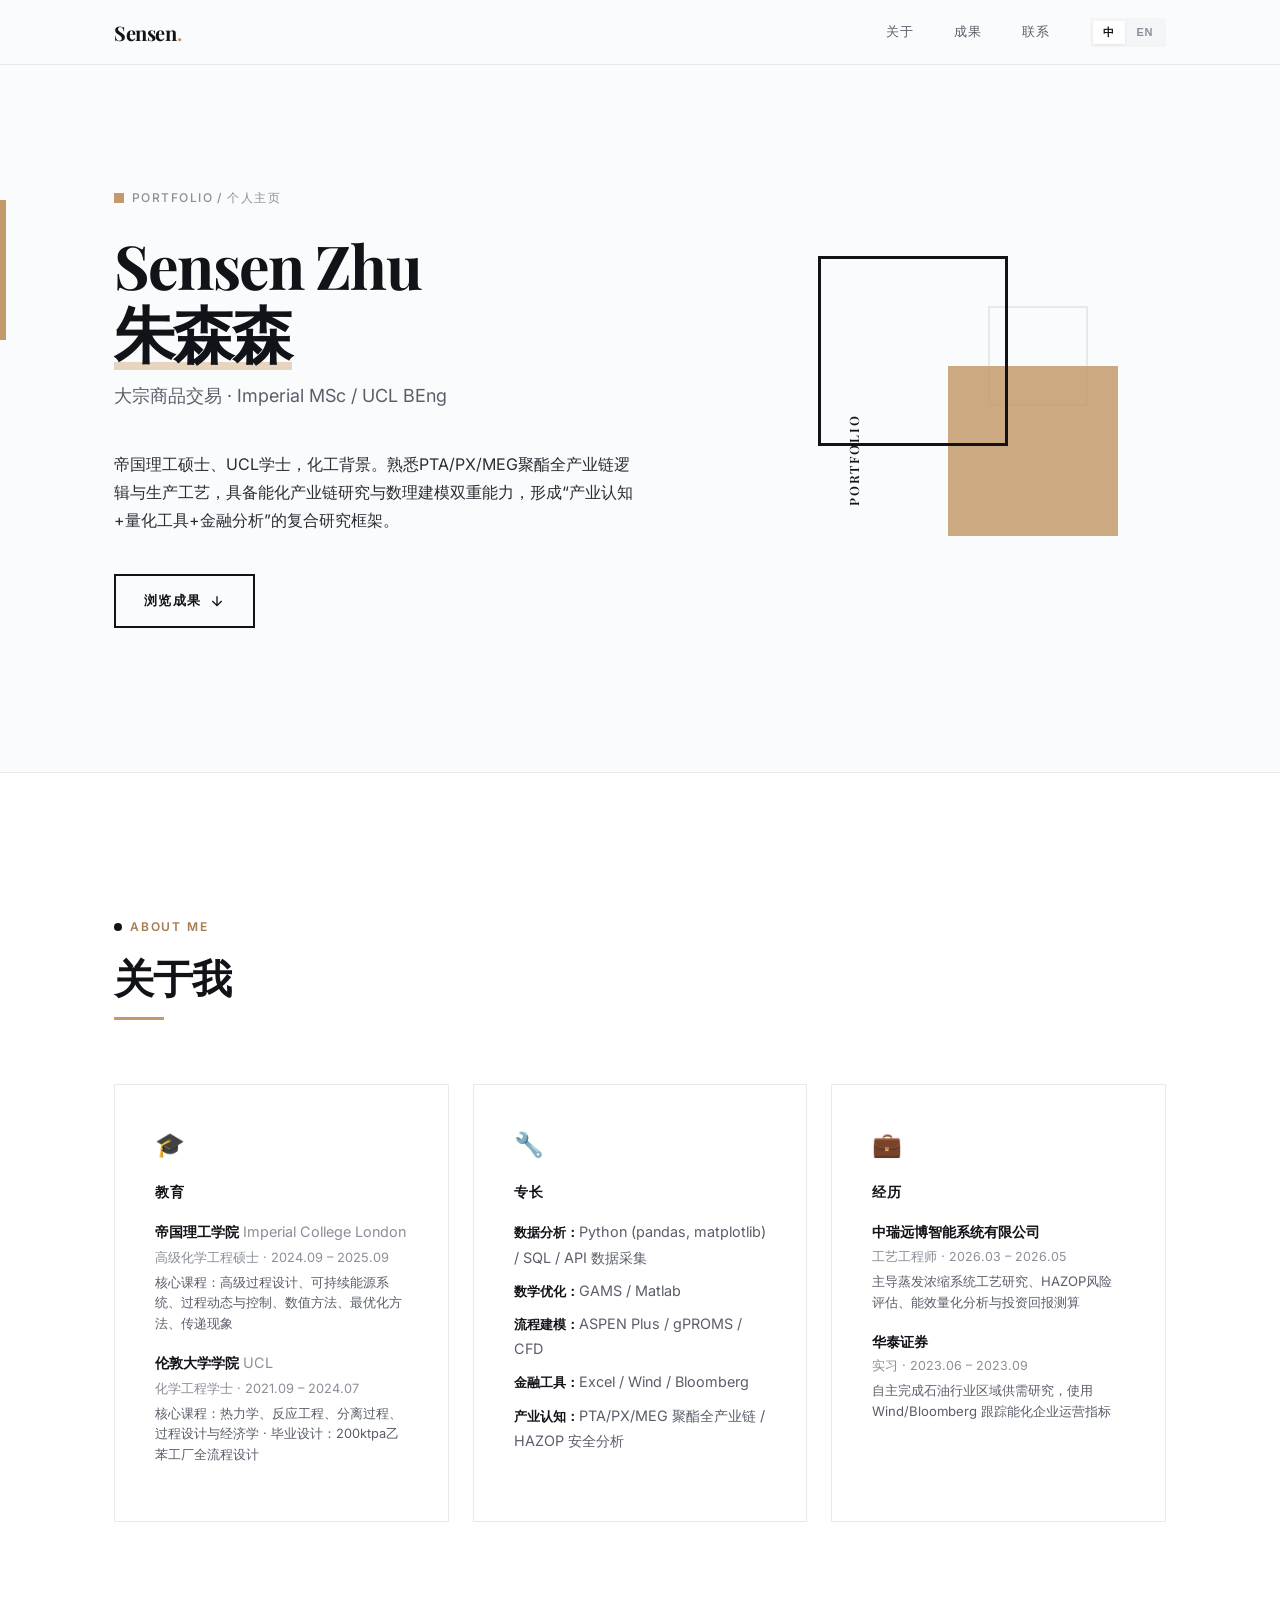
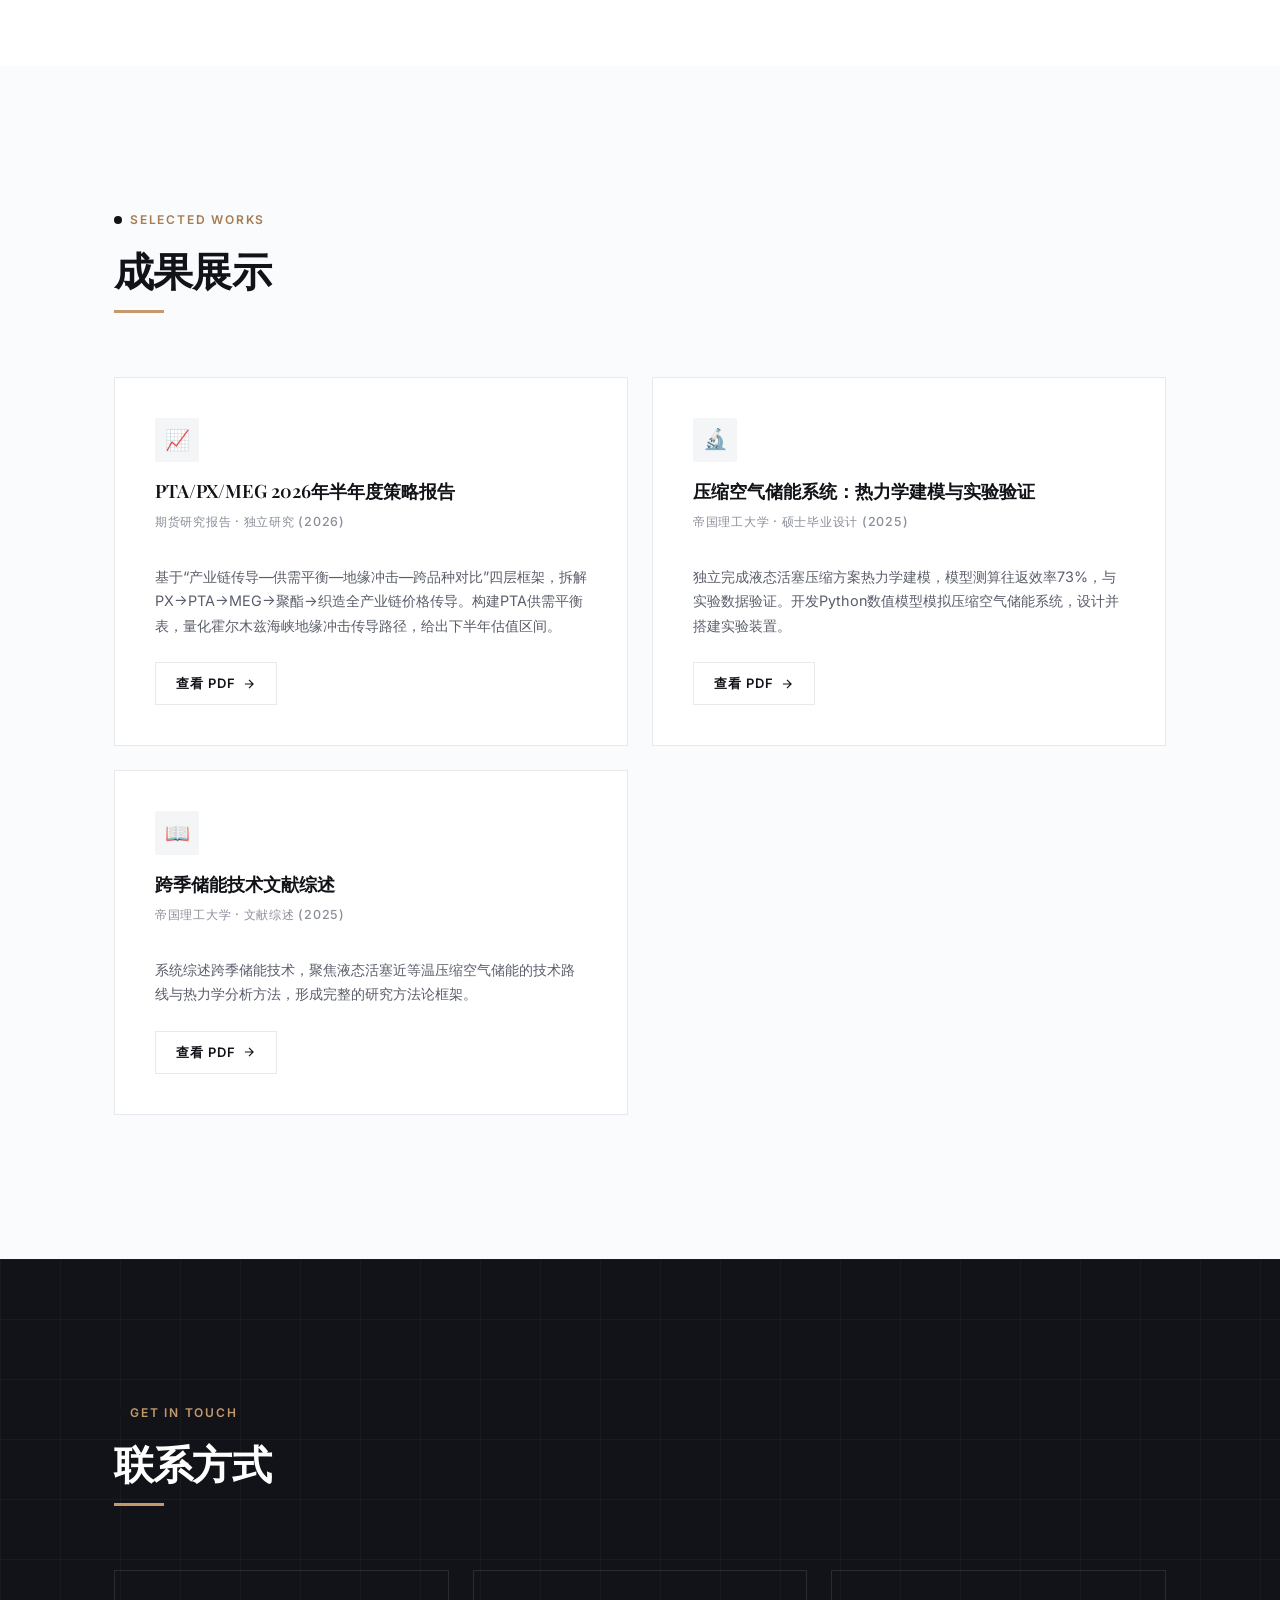
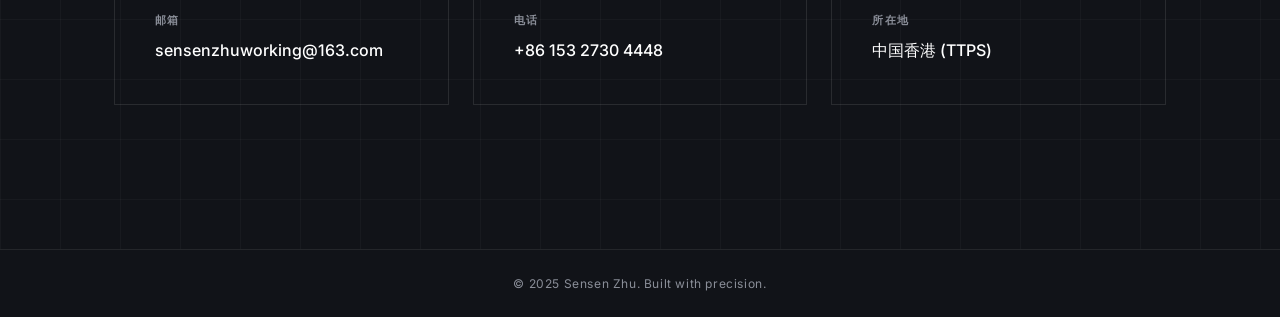
<file: index-2-fix.html>
<!DOCTYPE html>
<html lang="zh-CN">
<head>
  <meta charset="UTF-8">
  <meta name="viewport" content="width=device-width, initial-scale=1.0">
  <title>Sensen Zhu — Personal Portfolio</title>
  <link rel="preconnect" href="https://fonts.googleapis.com">
  <link href="https://fonts.googleapis.com/css2?family=Inter:wght@300;400;500;600;700&family=Playfair+Display:wght@600;700&display=swap" rel="stylesheet">
  <style>
    /* ============================================
       BAUHAUS DESIGN SYSTEM
       ============================================ */
    :root {
      --ink:        #111318;
      --ink-soft:   #2a2d35;
      --ink-muted:  #5a5e6a;
      --stone:      #8a8e98;
      --mist:       #e8e9ec;
      --cloud:      #f4f5f7;
      --paper:      #fafbfc;
      --white:      #ffffff;
      --accent:     #c49a6c;
      --accent-dark:#a67c52;
      --accent-light:#e8d5c0;
      --success:    #4a7c59;

      --font-body:  'Inter', -apple-system, BlinkMacSystemFont, sans-serif;
      --font-display: 'Playfair Display', Georgia, serif;

      --space-xs:   0.5rem;
      --space-sm:   1rem;
      --space-md:   1.5rem;
      --space-lg:   2.5rem;
      --space-xl:   4rem;
      --space-2xl:  6rem;
      --space-3xl:  9rem;

      --radius:     2px;
      --radius-sm:  1px;
      --max-width:  1100px;
    }

    * { margin: 0; padding: 0; box-sizing: border-box; }

    html {
      scroll-behavior: smooth;
      font-size: 16px;
    }

    body {
      font-family: var(--font-body);
      background: var(--paper);
      color: var(--ink);
      line-height: 1.65;
      -webkit-font-smoothing: antialiased;
      overflow-x: hidden;
    }

    ::selection {
      background: var(--accent-light);
      color: var(--ink);
    }

    .geo-square {
      width: 10px; height: 10px;
      background: var(--accent);
      display: inline-block;
    }
    .geo-circle {
      width: 8px; height: 8px;
      border-radius: 50%;
      background: var(--ink);
      display: inline-block;
    }

    .container {
      max-width: var(--max-width);
      margin: 0 auto;
      padding: 0 var(--space-md);
    }

    /* ============================================
       HEADER / NAV
       ============================================ */
    header {
      position: fixed;
      top: 0; left: 0; right: 0;
      z-index: 1000;
      background: rgba(250, 251, 252, 0.92);
      backdrop-filter: blur(12px);
      -webkit-backdrop-filter: blur(12px);
      border-bottom: 1px solid var(--mist);
      transition: all 0.3s ease;
    }

    .nav-inner {
      display: flex;
      align-items: center;
      justify-content: space-between;
      height: 64px;
    }

    .nav-logo {
      font-family: var(--font-display);
      font-size: 1.25rem;
      font-weight: 700;
      color: var(--ink);
      text-decoration: none;
      letter-spacing: -0.02em;
    }
    .nav-logo span { color: var(--accent); }

    .nav-links {
      display: flex;
      align-items: center;
      gap: var(--space-lg);
    }

    .nav-link {
      font-size: 0.8125rem;
      font-weight: 500;
      color: var(--ink-muted);
      text-decoration: none;
      text-transform: uppercase;
      letter-spacing: 0.08em;
      transition: color 0.2s;
      position: relative;
    }
    .nav-link:hover { color: var(--ink); }
    .nav-link::after {
      content: '';
      position: absolute;
      bottom: -4px; left: 0;
      width: 0; height: 2px;
      background: var(--accent);
      transition: width 0.25s ease;
    }
    .nav-link:hover::after { width: 100%; }

    .lang-toggle {
      display: flex;
      gap: 2px;
      background: var(--cloud);
      padding: 3px;
      border-radius: var(--radius);
    }
    .lang-btn {
      font-size: 0.6875rem;
      font-weight: 600;
      padding: 4px 10px;
      border: none;
      background: transparent;
      color: var(--stone);
      cursor: pointer;
      text-transform: uppercase;
      letter-spacing: 0.05em;
      transition: all 0.2s;
      border-radius: var(--radius-sm);
    }
    .lang-btn.active {
      background: var(--white);
      color: var(--ink);
      box-shadow: 0 1px 3px rgba(0,0,0,0.08);
    }

    /* ============================================
       HERO
       ============================================ */
    .hero {
      padding: calc(var(--space-3xl) + 40px) 0 var(--space-3xl);
      position: relative;
      overflow: hidden;
    }
    .hero-accent-bar {
      position: absolute;
      left: 0; top: 200px;
      width: 6px; height: 140px;
      background: var(--accent);
    }
    .hero-inner {
      display: grid;
      grid-template-columns: 1.2fr 0.8fr;
      gap: var(--space-xl);
      align-items: center;
    }
    .hero-left { position: relative; z-index: 2; }
    .hero-tag {
      display: inline-flex;
      align-items: center;
      gap: var(--space-xs);
      font-size: 0.75rem;
      font-weight: 500;
      color: var(--stone);
      text-transform: uppercase;
      letter-spacing: 0.12em;
      margin-bottom: var(--space-md);
    }
    .hero-name {
      font-family: var(--font-display);
      font-size: clamp(2.5rem, 5vw, 3.8rem);
      font-weight: 700;
      line-height: 1.1;
      color: var(--ink);
      margin-bottom: var(--space-sm);
      letter-spacing: -0.03em;
    }
    .hero-name .accent-underline {
      position: relative;
      display: inline-block;
    }
    .hero-name .accent-underline::after {
      content: '';
      position: absolute;
      bottom: 2px; left: 0;
      width: 100%; height: 8px;
      background: var(--accent-light);
      z-index: -1;
    }
    .hero-name .name-cn {
      display: inline;
    }
    .hero-name .name-cn.hidden {
      display: none;
    }
    .hero-subtitle {
      font-size: 1.125rem;
      font-weight: 400;
      color: var(--ink-muted);
      margin-bottom: var(--space-lg);
      line-height: 1.6;
    }
    .hero-desc {
      font-size: 1rem;
      color: var(--ink-soft);
      max-width: 520px;
      margin-bottom: var(--space-lg);
      line-height: 1.75;
    }
    .hero-cta {
      display: inline-flex;
      align-items: center;
      gap: var(--space-xs);
      font-size: 0.8125rem;
      font-weight: 600;
      color: var(--ink);
      text-decoration: none;
      text-transform: uppercase;
      letter-spacing: 0.1em;
      padding: 14px 28px;
      border: 2px solid var(--ink);
      transition: all 0.25s ease;
    }
    .hero-cta:hover {
      background: var(--ink);
      color: var(--white);
    }
    .hero-cta svg {
      width: 16px; height: 16px;
      transition: transform 0.25s;
    }
    .hero-cta:hover svg { transform: translateY(3px); }

    .hero-right {
      position: relative;
      display: flex;
      justify-content: center;
      align-items: center;
    }
    .hero-visual {
      position: relative;
      width: 300px; height: 300px;
    }
    .hero-visual .geo-box-1 {
      position: absolute;
      top: 0; left: 0;
      width: 190px; height: 190px;
      border: 3px solid var(--ink);
      z-index: 2;
    }
    .hero-visual .geo-box-2 {
      position: absolute;
      bottom: 20px; right: 0;
      width: 170px; height: 170px;
      background: var(--accent);
      opacity: 0.85;
      z-index: 1;
    }
    .hero-visual .geo-box-3 {
      position: absolute;
      top: 50px; right: 30px;
      width: 100px; height: 100px;
      border: 2px solid var(--mist);
      z-index: 0;
    }
    .hero-visual .geo-text {
      position: absolute;
      bottom: 50px; left: 25px;
      font-family: var(--font-display);
      font-size: 0.8rem;
      font-weight: 600;
      color: var(--ink);
      text-transform: uppercase;
      letter-spacing: 0.15em;
      z-index: 3;
      writing-mode: vertical-rl;
      transform: rotate(180deg);
    }

    /* ============================================
       SECTION HEADERS
       ============================================ */
    .section-header { margin-bottom: var(--space-xl); }
    .section-label {
      display: flex;
      align-items: center;
      gap: var(--space-xs);
      font-size: 0.75rem;
      font-weight: 600;
      color: var(--accent-dark);
      text-transform: uppercase;
      letter-spacing: 0.15em;
      margin-bottom: var(--space-sm);
    }
    .section-title {
      font-family: var(--font-display);
      font-size: clamp(1.75rem, 3.5vw, 2.5rem);
      font-weight: 700;
      color: var(--ink);
      line-height: 1.2;
      letter-spacing: -0.02em;
    }
    .section-line {
      width: 50px; height: 3px;
      background: var(--accent);
      margin-top: var(--space-sm);
    }

    /* ============================================
       ABOUT SECTION
       ============================================ */
    .about {
      padding: var(--space-3xl) 0;
      background: var(--white);
      border-top: 1px solid var(--mist);
    }
    .about-grid {
      display: grid;
      grid-template-columns: repeat(3, 1fr);
      gap: var(--space-md);
    }
    .about-card {
      padding: var(--space-lg);
      border: 1px solid var(--mist);
      transition: all 0.3s ease;
      position: relative;
      background: var(--white);
    }
    .about-card::before {
      content: '';
      position: absolute;
      top: 0; left: 0;
      width: 4px; height: 0;
      background: var(--accent);
      transition: height 0.3s ease;
    }
    .about-card:hover::before { height: 100%; }
    .about-card:hover {
      border-color: var(--stone);
      box-shadow: 0 8px 30px rgba(0,0,0,0.06);
    }
    .about-card-icon {
      font-size: 1.5rem;
      margin-bottom: var(--space-sm);
      display: block;
    }
    .about-card-title {
      font-size: 0.875rem;
      font-weight: 600;
      color: var(--ink);
      text-transform: uppercase;
      letter-spacing: 0.08em;
      margin-bottom: var(--space-sm);
    }
    .about-card-content {
      font-size: 0.9rem;
      color: var(--ink-soft);
      line-height: 1.75;
    }
    .about-card-content .edu-item {
      margin-bottom: var(--space-sm);
    }
    .about-card-content .edu-school {
      font-weight: 600;
      color: var(--ink);
    }
    .about-card-content .edu-en {
      color: var(--stone);
      font-weight: 400;
    }
    .about-card-content .edu-meta {
      font-size: 0.8rem;
      color: var(--stone);
      margin-top: 2px;
    }
    .about-card-content .edu-courses {
      font-size: 0.8rem;
      color: var(--ink-muted);
      margin-top: 4px;
      line-height: 1.6;
    }
    .about-card-content .skill-group {
      margin-bottom: var(--space-xs);
    }
    .about-card-content .skill-label {
      font-weight: 600;
      color: var(--ink);
      font-size: 0.82rem;
    }
    .about-card-content .skill-items {
      color: var(--ink-muted);
    }
    .about-card-content .exp-item {
      margin-bottom: var(--space-sm);
    }
    .about-card-content .exp-company {
      font-weight: 600;
      color: var(--ink);
    }
    .about-card-content .exp-role {
      color: var(--stone);
      font-size: 0.82rem;
    }
    .about-card-content .exp-date {
      font-size: 0.78rem;
      color: var(--stone);
    }
    .about-card-content .exp-desc {
      font-size: 0.82rem;
      color: var(--ink-muted);
      margin-top: 3px;
      line-height: 1.6;
    }

    /* ============================================
       WORKS SECTION
       ============================================ */
    .works {
      padding: var(--space-3xl) 0;
      background: var(--paper);
    }
    .works-grid {
      display: grid;
      grid-template-columns: repeat(2, 1fr);
      gap: var(--space-md);
    }
    .work-card {
      display: flex;
      flex-direction: column;
      border: 1px solid var(--mist);
      background: var(--white);
      transition: all 0.3s ease;
      position: relative;
      overflow: hidden;
    }
    .work-card::after {
      content: '';
      position: absolute;
      bottom: 0; left: 0;
      width: 0; height: 3px;
      background: var(--accent);
      transition: width 0.4s ease;
    }
    .work-card:hover::after { width: 100%; }
    .work-card:hover {
      box-shadow: 0 12px 40px rgba(0,0,0,0.08);
      transform: translateY(-2px);
    }
    .work-card-header {
      padding: var(--space-lg) var(--space-lg) var(--space-sm);
    }
    .work-card-icon {
      width: 44px; height: 44px;
      display: flex;
      align-items: center;
      justify-content: center;
      background: var(--cloud);
      border-radius: var(--radius);
      font-size: 1.25rem;
      margin-bottom: var(--space-sm);
    }
    .work-card-title {
      font-family: var(--font-display);
      font-size: 1.15rem;
      font-weight: 600;
      color: var(--ink);
      line-height: 1.4;
      margin-bottom: var(--space-xs);
    }
    .work-card-meta {
      font-size: 0.78rem;
      font-weight: 500;
      color: var(--stone);
      text-transform: uppercase;
      letter-spacing: 0.06em;
      margin-bottom: var(--space-sm);
    }
    .work-card-desc {
      font-size: 0.9rem;
      color: var(--ink-muted);
      line-height: 1.7;
      padding: 0 var(--space-lg);
      flex: 1;
    }
    .work-card-footer {
      padding: var(--space-md) var(--space-lg) var(--space-lg);
    }
    .work-card-link {
      display: inline-flex;
      align-items: center;
      gap: 6px;
      font-size: 0.8125rem;
      font-weight: 600;
      color: var(--ink);
      text-decoration: none;
      text-transform: uppercase;
      letter-spacing: 0.08em;
      padding: 10px 20px;
      border: 1.5px solid var(--mist);
      transition: all 0.25s ease;
    }
    .work-card-link:hover {
      background: var(--ink);
      color: var(--white);
      border-color: var(--ink);
    }
    .work-card-link svg {
      width: 14px; height: 14px;
      transition: transform 0.2s;
    }
    .work-card-link:hover svg { transform: translateX(3px); }

    /* ============================================
       CONTACT
       ============================================ */
    .contact {
      padding: var(--space-3xl) 0;
      background: var(--ink);
      color: var(--white);
      position: relative;
      overflow: hidden;
    }
    .contact-grid-bg {
      position: absolute;
      top: 0; left: 0; right: 0; bottom: 0;
      background-image:
        linear-gradient(rgba(255,255,255,0.03) 1px, transparent 1px),
        linear-gradient(90deg, rgba(255,255,255,0.03) 1px, transparent 1px);
      background-size: 60px 60px;
      pointer-events: none;
    }
    .contact-inner { position: relative; z-index: 2; }
    .contact .section-label { color: var(--accent); }
    .contact .section-title { color: var(--white); }
    .contact .section-line { background: var(--accent); }
    .contact-grid {
      display: grid;
      grid-template-columns: repeat(3, 1fr);
      gap: var(--space-md);
      margin-top: var(--space-xl);
    }
    .contact-item {
      padding: var(--space-lg);
      border: 1px solid rgba(255,255,255,0.1);
      transition: all 0.25s ease;
    }
    .contact-item:hover {
      border-color: rgba(255,255,255,0.25);
      background: rgba(255,255,255,0.03);
    }
    .contact-item-label {
      font-size: 0.6875rem;
      font-weight: 600;
      color: var(--stone);
      text-transform: uppercase;
      letter-spacing: 0.12em;
      margin-bottom: var(--space-xs);
    }
    .contact-item-value {
      font-size: 1rem;
      font-weight: 500;
      color: var(--white);
      text-decoration: none;
      transition: color 0.2s;
      word-break: break-all;
    }
    .contact-item-value:hover { color: var(--accent); }

    /* ============================================
       FOOTER
       ============================================ */
    footer {
      padding: var(--space-md) 0;
      background: var(--ink);
      border-top: 1px solid rgba(255,255,255,0.08);
      text-align: center;
    }
    .footer-text {
      font-size: 0.75rem;
      color: var(--stone);
      letter-spacing: 0.05em;
    }

    /* ============================================
       MODE BAR
       ============================================ */
    .mode-bar {
      background: var(--cloud);
      border-bottom: 1px solid var(--mist);
      padding: var(--space-xs) 0;
    }
    .mode-bar-inner {
      display: flex;
      align-items: center;
      justify-content: center;
      gap: var(--space-sm);
      flex-wrap: wrap;
    }
    .mode-bar-label {
      font-size: 0.6875rem;
      font-weight: 500;
      color: var(--stone);
      text-transform: uppercase;
      letter-spacing: 0.08em;
    }
    .mode-chip {
      font-size: 0.75rem;
      font-weight: 500;
      padding: 5px 14px;
      text-decoration: none;
      color: var(--ink-muted);
      border: 1px solid var(--mist);
      transition: all 0.2s;
      text-transform: uppercase;
      letter-spacing: 0.05em;
    }
    .mode-chip:hover {
      border-color: var(--stone);
      color: var(--ink);
    }
    .mode-chip.active {
      background: var(--ink);
      color: var(--white);
      border-color: var(--ink);
    }

    /* ============================================
       ANIMATIONS
       ============================================ */
    @keyframes fadeInUp {
      from { opacity: 0; transform: translateY(30px); }
      to   { opacity: 1; transform: translateY(0); }
    }
    .animate {
      opacity: 0;
      animation: fadeInUp 0.7s ease forwards;
    }
    .delay-1 { animation-delay: 0.1s; }
    .delay-2 { animation-delay: 0.2s; }
    .delay-3 { animation-delay: 0.3s; }
    .delay-4 { animation-delay: 0.4s; }

    /* ============================================
       RESPONSIVE
       ============================================ */
    @media (max-width: 900px) {
      .hero-inner { grid-template-columns: 1fr; text-align: center; }
      .hero-left { order: 2; }
      .hero-right { order: 1; }
      .hero-desc { margin: 0 auto var(--space-lg); }
      .hero-accent-bar { display: none; }
      .hero-visual { width: 260px; height: 260px; }
      .about-grid { grid-template-columns: 1fr; }
      .works-grid { grid-template-columns: 1fr; }
      .contact-grid { grid-template-columns: 1fr; }
    }
    @media (max-width: 640px) {
      .nav-links { gap: var(--space-sm); }
      .nav-link { font-size: 0.6875rem; }
      .hero { padding-top: calc(var(--space-2xl) + 40px); }
      .hero-name { font-size: 2.25rem; }
      .hero-visual { display: none; }
    }
  </style>
</head>
<body>

  <!-- ========== NAV ========== -->
  <header>
    <div class="container">
      <div class="nav-inner">
        <a href="#" class="nav-logo">Sensen<span>.</span></a>
        <nav class="nav-links">
          <a href="#about" class="nav-link" data-i18n="nav.about">关于</a>
          <a href="#works" class="nav-link" data-i18n="nav.works">成果</a>
          <a href="#contact" class="nav-link" data-i18n="nav.contact">联系</a>
          <div class="lang-toggle">
            <button class="lang-btn active" onclick="setLang('zh')">中</button>
            <button class="lang-btn" onclick="setLang('en')">En</button>
          </div>
        </nav>
      </div>
    </div>
  </header>

  <!-- ========== MODE BAR ========== -->
  <div id="modeBar" class="mode-bar" style="display:none;">
    <div class="container">
      <div class="mode-bar-inner">
        <span class="mode-bar-label">Viewing:</span>
        <a href="?" class="mode-chip" id="modeChipDefault">Trading</a>
        <a href="?mode=engineering" class="mode-chip" id="modeChipEng">Engineering</a>
        <a href="?mode=finance" class="mode-chip" id="modeChipFin">Finance</a>
        <a href="?mode=consulting" class="mode-chip" id="modeChipCon">Consulting</a>
      </div>
    </div>
  </div>

  <!-- ========== HERO ========== -->
  <section class="hero">
    <div class="hero-accent-bar"></div>
    <div class="container">
      <div class="hero-inner">
        <div class="hero-left animate delay-1">
          <div class="hero-tag">
            <span class="geo-square"></span>
            <span data-i18n="hero.tag">Portfolio / 个人主页</span>
          </div>
          <h1 class="hero-name">
            Sensen Zhu<br>
            <span class="accent-underline name-cn" id="heroNameCn" data-i18n="hero.nameCn">朱森森</span>
          </h1>
          <p class="hero-subtitle" id="heroSubtitle">Commodity Trading &middot; Imperial MSc / UCL BEng</p>
          <p class="hero-desc" id="heroDesc">Chemical engineer with hands-on trading desk experience...</p>
          <a href="#works" class="hero-cta">
            <span data-i18n="hero.cta">浏览成果</span>
            <svg viewBox="0 0 24 24" fill="none" stroke="currentColor" stroke-width="2">
              <path d="M12 5v14M5 12l7 7 7-7"/>
            </svg>
          </a>
        </div>
        <div class="hero-right animate delay-2">
          <div class="hero-visual">
            <div class="geo-box-1"></div>
            <div class="geo-box-2"></div>
            <div class="geo-box-3"></div>
            <div class="geo-text" data-i18n="hero.visualText">Portfolio</div>
          </div>
        </div>
      </div>
    </div>
  </section>

  <!-- ========== ABOUT ========== -->
  <section class="about" id="about">
    <div class="container">
      <div class="section-header animate delay-1">
        <div class="section-label">
          <span class="geo-circle"></span>
          <span data-i18n="about.label">About Me</span>
        </div>
        <h2 class="section-title" data-i18n="about.title">关于我</h2>
        <div class="section-line"></div>
      </div>
      <div class="about-grid">
        <!-- 教育 -->
        <div class="about-card animate delay-2">
          <span class="about-card-icon">&#127891;</span>
          <h3 class="about-card-title" data-i18n="about.edu.title">教育</h3>
          <div class="about-card-content" id="aboutEdu">
            <!-- injected by JS -->
          </div>
        </div>
        <!-- 专长 -->
        <div class="about-card animate delay-3">
          <span class="about-card-icon">&#128295;</span>
          <h3 class="about-card-title" data-i18n="about.skills.title">专长</h3>
          <div class="about-card-content" id="aboutSkills">
            <!-- injected by JS -->
          </div>
        </div>
        <!-- 经历 -->
        <div class="about-card animate delay-4">
          <span class="about-card-icon">&#128188;</span>
          <h3 class="about-card-title" data-i18n="about.exp.title">经历</h3>
          <div class="about-card-content" id="aboutExp">
            <!-- injected by JS -->
          </div>
        </div>
      </div>
    </div>
  </section>

  <!-- ========== WORKS ========== -->
  <section class="works" id="works">
    <div class="container">
      <div class="section-header animate delay-1">
        <div class="section-label">
          <span class="geo-circle"></span>
          <span data-i18n="works.label">Selected Works</span>
        </div>
        <h2 class="section-title" data-i18n="works.title">成果展示</h2>
        <div class="section-line"></div>
      </div>
      <div class="works-grid" id="worksGrid">
        <!-- injected by JS -->
      </div>
    </div>
  </section>

  <!-- ========== CONTACT ========== -->
  <section class="contact" id="contact">
    <div class="contact-grid-bg"></div>
    <div class="container contact-inner">
      <div class="section-header animate delay-1">
        <div class="section-label">
          <span class="geo-circle"></span>
          <span data-i18n="contact.label">Get in Touch</span>
        </div>
        <h2 class="section-title" data-i18n="contact.title">联系方式</h2>
        <div class="section-line"></div>
      </div>
      <div class="contact-grid">
        <div class="contact-item animate delay-2">
          <div class="contact-item-label" data-i18n="contact.email.label">邮箱</div>
          <a href="mailto:sensenzhuworking@163.com" class="contact-item-value">sensenzhuworking@163.com</a>
        </div>
        <div class="contact-item animate delay-3">
          <div class="contact-item-label" data-i18n="contact.phone.label">电话</div>
          <a href="tel:+8615327304448" class="contact-item-value">+86 153 2730 4448</a>
        </div>
        <div class="contact-item animate delay-4">
          <div class="contact-item-label" data-i18n="contact.location.label">所在地</div>
          <span class="contact-item-value" data-i18n="contact.location.value">中国香港 (TTPS)</span>
        </div>
      </div>
    </div>
  </section>

  <footer>
    <div class="container">
      <p class="footer-text">&copy; 2025 Sensen Zhu. Built with precision.</p>
    </div>
  </footer>

<script>
// ============================================
//  CONFIGURATION — EDIT HERE
// ============================================
const CONFIG = {
  defaultMode: 'trading',

  modes: {
    /* ---------- Trading ---------- */
    trading: {
      subtitle: {
        zh: "大宗商品交易 · Imperial MSc / UCL BEng",
        en: "Commodity Trading &middot; Imperial MSc / UCL BEng"
      },
      heroDesc: {
        zh: "帝国理工硕士、UCL学士，化工背景。熟悉PTA/PX/MEG聚酯全产业链逻辑与生产工艺，具备能化产业链研究与数理建模双重能力，形成&ldquo;产业认知+量化工具+金融分析&rdquo;的复合研究框架。",
        en: "Imperial MSc / UCL BEng in Chemical Engineering. Deep expertise in PTA/PX/MEG polyester value chain, with dual capabilities in energy-chemical research and quantitative modelling."
      },
      edu: {
        zh: `<div class="edu-item">
          <div class="edu-school">帝国理工学院 <span class="edu-en">Imperial College London</span></div>
          <div class="edu-meta">高级化学工程硕士 &middot; 2024.09 – 2025.09</div>
          <div class="edu-courses">核心课程：高级过程设计、可持续能源系统、过程动态与控制、数值方法、最优化方法、传递现象</div>
        </div>
        <div class="edu-item">
          <div class="edu-school">伦敦大学学院 <span class="edu-en">UCL</span></div>
          <div class="edu-meta">化学工程学士 &middot; 2021.09 – 2024.07</div>
          <div class="edu-courses">核心课程：热力学、反应工程、分离过程、过程设计与经济学 &middot; 毕业设计：200ktpa乙苯工厂全流程设计</div>
        </div>`,
        en: `<div class="edu-item">
          <div class="edu-school">Imperial College London <span class="edu-en">帝国理工学院</span></div>
          <div class="edu-meta">MSc Advanced Chemical Engineering &middot; 2024.09 – 2025.09</div>
          <div class="edu-courses">Core: Advanced Process Design, Sustainable Energy Systems, Process Dynamics & Control, Optimisation Methods</div>
        </div>
        <div class="edu-item">
          <div class="edu-school">University College London <span class="edu-en">伦敦大学学院</span></div>
          <div class="edu-meta">BEng Chemical Engineering &middot; 2021.09 – 2024.07</div>
          <div class="edu-courses">Core: Thermodynamics, Reaction Engineering, Separation Processes &middot; Final Project: 200ktpa Ethylbenzene Plant Design</div>
        </div>`
      },
      skills: {
        zh: `<div class="skill-group"><span class="skill-label">数据分析：</span><span class="skill-items">Python (pandas, matplotlib) / SQL / API 数据采集</span></div>
        <div class="skill-group"><span class="skill-label">数学优化：</span><span class="skill-items">GAMS / Matlab</span></div>
        <div class="skill-group"><span class="skill-label">流程建模：</span><span class="skill-items">ASPEN Plus / gPROMS / CFD</span></div>
        <div class="skill-group"><span class="skill-label">金融工具：</span><span class="skill-items">Excel / Wind / Bloomberg</span></div>
        <div class="skill-group"><span class="skill-label">产业认知：</span><span class="skill-items">PTA/PX/MEG 聚酯全产业链 / HAZOP 安全分析</span></div>`,
        en: `<div class="skill-group"><span class="skill-label">Data Analytics:</span> <span class="skill-items">Python (pandas, matplotlib) / SQL / API</span></div>
        <div class="skill-group"><span class="skill-label">Optimisation:</span> <span class="skill-items">GAMS / Matlab</span></div>
        <div class="skill-group"><span class="skill-label">Process Modelling:</span> <span class="skill-items">ASPEN Plus / gPROMS / CFD</span></div>
        <div class="skill-group"><span class="skill-label">Finance:</span> <span class="skill-items">Excel / Wind / Bloomberg</span></div>
        <div class="skill-group"><span class="skill-label">Industry:</span> <span class="skill-items">PTA/PX/MEG Value Chain / HAZOP</span></div>`
      },
      exp: {
        zh: `<div class="exp-item">
          <div class="exp-company">中瑞远博智能系统有限公司</div>
          <div class="exp-role">工艺工程师 &middot; <span class="exp-date">2026.03 – 2026.05</span></div>
          <div class="exp-desc">主导蒸发浓缩系统工艺研究、HAZOP风险评估、能效量化分析与投资回报测算</div>
        </div>
        <div class="exp-item">
          <div class="exp-company">华泰证券</div>
          <div class="exp-role">实习 &middot; <span class="exp-date">2023.06 – 2023.09</span></div>
          <div class="exp-desc">自主完成石油行业区域供需研究，使用 Wind/Bloomberg 跟踪能化企业运营指标</div>
        </div>`,
        en: `<div class="exp-item">
          <div class="exp-company">Zhongrui Yuanbo Intelligent Systems</div>
          <div class="exp-role">Process Engineer &middot; <span class="exp-date">2026.03 – 2026.05</span></div>
          <div class="exp-desc">Led evaporation system process design, HAZOP risk assessment, and ROI analysis</div>
        </div>
        <div class="exp-item">
          <div class="exp-company">Huatai Securities</div>
          <div class="exp-role">Intern &middot; <span class="exp-date">2023.06 – 2023.09</span></div>
          <div class="exp-desc">Conducted oil industry supply-demand research using Wind/Bloomberg</div>
        </div>`
      },
      works: [
        {
          icon: "&#128200;",
          title: { zh: "PTA/PX/MEG 2026年半年度策略报告", en: "PTA/PX/MEG H1 2026 Strategy Report" },
          meta: { zh: "期货研究报告 &middot; 独立研究 (2026)", en: "Futures Research &middot; Independent Study (2026)" },
          desc: { zh: "基于&ldquo;产业链传导—供需平衡—地缘冲击—跨品种对比&rdquo;四层框架，拆解PX&rarr;PTA&rarr;MEG&rarr;聚酯&rarr;织造全产业链价格传导。构建PTA供需平衡表，量化霍尔木兹海峡地缘冲击传导路径，给出下半年估值区间。", en: "Four-layer framework covering value chain transmission, supply-demand balance, geopolitical shocks, and cross-product comparison. Built PTA balance sheet and quantified Strait of Hormuz impact transmission path." },
          pdf: "pdfs/pta-2026-h1-strategy.pdf"
        },
        {
          icon: "&#128300;",
          title: { zh: "压缩空气储能系统：热力学建模与实验验证", en: "CAES: Thermodynamic Modelling & Experimental Validation" },
          meta: { zh: "帝国理工大学 &middot; 硕士毕业设计 (2025)", en: "Imperial College London &middot; MSc Thesis (2025)" },
          desc: { zh: "独立完成液态活塞压缩方案热力学建模，模型测算往返效率73%，与实验数据验证。开发Python数值模型模拟压缩空气储能系统，设计并搭建实验装置。", en: "Independently developed liquid-piston compression thermodynamic model with 73% round-trip efficiency. Built Python numerical model and experimental rig for validation." },
          pdf: "pdfs/msc-research-project.pdf"
        },
        {
          icon: "&#128214;",
          title: { zh: "跨季储能技术文献综述", en: "Literature Review: Inter-seasonal Energy Storage" },
          meta: { zh: "帝国理工大学 &middot; 文献综述 (2025)", en: "Imperial College London &middot; Literature Review (2025)" },
          desc: { zh: "系统综述跨季储能技术，聚焦液态活塞近等温压缩空气储能的技术路线与热力学分析方法，形成完整的研究方法论框架。", en: "Systematic review of inter-seasonal storage technologies, focusing on liquid-piston near-isothermal CAES and thermodynamic analysis methods." },
          pdf: "pdfs/literature-review.pdf"
        }
      ]
    },

    /* ---------- Engineering ---------- */
    engineering: {
      subtitle: {
        zh: "化学工程 · Imperial MSc / UCL BEng",
        en: "Chemical Engineering &middot; Imperial MSc / UCL BEng"
      },
      heroDesc: {
        zh: "化学工程背景，擅长全流程工艺设计与安全分析。具备 ASPEN Plus、gPROMS 全流程仿真经验，拥有化工装置现场研究经验，主导过蒸发浓缩系统工艺设计与HAZOP风险评估。",
        en: "Chemical engineer with expertise in end-to-end process design and safety analysis. Experienced in ASPEN Plus and gPROMS simulation, with hands-on plant research and HAZOP assessment experience."
      },
      edu: {
        zh: `<div class="edu-item">
          <div class="edu-school">帝国理工学院 <span class="edu-en">Imperial College London</span></div>
          <div class="edu-meta">高级化学工程硕士 &middot; 2024.09 – 2025.09</div>
          <div class="edu-courses">核心课程：高级过程设计、可持续能源系统、过程动态与控制、数值方法、最优化方法、传递现象、偏微分方程</div>
        </div>
        <div class="edu-item">
          <div class="edu-school">伦敦大学学院 <span class="edu-en">UCL</span></div>
          <div class="edu-meta">化学工程学士 &middot; 2021.09 – 2024.07</div>
          <div class="edu-courses">核心课程：热力学、反应工程、分离过程、过程设计与经济学 &middot; 毕业设计：200ktpa乙苯工厂全流程设计（ASPEN Plus/gPROMS + HAZOP）</div>
        </div>`,
        en: `<div class="edu-item">
          <div class="edu-school">Imperial College London <span class="edu-en">帝国理工学院</span></div>
          <div class="edu-meta">MSc Advanced Chemical Engineering &middot; 2024.09 – 2025.09</div>
          <div class="edu-courses">Core: Advanced Process Design, Sustainable Energy, Process Dynamics & Control, Optimisation, PDEs</div>
        </div>
        <div class="edu-item">
          <div class="edu-school">University College London <span class="edu-en">伦敦大学学院</span></div>
          <div class="edu-meta">BEng Chemical Engineering &middot; 2021.09 – 2024.07</div>
          <div class="edu-courses">Core: Thermodynamics, Reaction Engineering, Separation Processes &middot; Final Year: 200ktpa Ethylbenzene Plant (ASPEN Plus/gPROMS + HAZOP)</div>
        </div>`
      },
      skills: {
        zh: `<div class="skill-group"><span class="skill-label">流程仿真：</span><span class="skill-items">ASPEN Plus / gPROMS / CFD</span></div>
        <div class="skill-group"><span class="skill-label">数值计算：</span><span class="skill-items">Python / GAMS / Matlab</span></div>
        <div class="skill-group"><span class="skill-label">工艺设计：</span><span class="skill-items">反应器设计 / 分离序列 / P&ID / HAZOP / SIL</span></div>
        <div class="skill-group"><span class="skill-label">工程工具：</span><span class="skill-items">AutoCAD / Excel / SQL</span></div>
        <div class="skill-group"><span class="skill-label">安全分析：</span><span class="skill-items">HAZOP / 安全联锁 / 风险评估</span></div>`,
        en: `<div class="skill-group"><span class="skill-label">Simulation:</span> <span class="skill-items">ASPEN Plus / gPROMS / CFD</span></div>
        <div class="skill-group"><span class="skill-label">Computing:</span> <span class="skill-items">Python / GAMS / Matlab</span></div>
        <div class="skill-group"><span class="skill-label">Process Design:</span> <span class="skill-items">Reactor / Separation / P&ID / HAZOP / SIL</span></div>
        <div class="skill-group"><span class="skill-label">Tools:</span> <span class="skill-items">AutoCAD / Excel / SQL</span></div>
        <div class="skill-group"><span class="skill-label">Safety:</span> <span class="skill-items">HAZOP / Safety Interlocks / Risk Assessment</span></div>`
      },
      exp: {
        zh: `<div class="exp-item">
          <div class="exp-company">中瑞远博智能系统有限公司</div>
          <div class="exp-role">工艺工程师 &middot; <span class="exp-date">2026.03 – 2026.05</span></div>
          <div class="exp-desc">主导蒸发浓缩系统工艺研究与方案设计，覆盖化工、制药、食品三大流程制造业。主导3个项目HAZOP系统性风险评估，识别关键控制变量与工艺安全边界</div>
        </div>
        <div class="exp-item">
          <div class="exp-company">华泰证券</div>
          <div class="exp-role">实习 &middot; <span class="exp-date">2023.06 – 2023.09</span></div>
          <div class="exp-desc">协助交易台日常数据维护，使用Wind/Bloomberg跟踪能源化工企业运营指标</div>
        </div>`,
        en: `<div class="exp-item">
          <div class="exp-company">Zhongrui Yuanbo Intelligent Systems</div>
          <div class="exp-role">Process Engineer &middot; <span class="exp-date">2026.03 – 2026.05</span></div>
          <div class="exp-desc">Led evaporation system process design across chemical, pharmaceutical, and food industries. Conducted HAZOP for 3 projects, identifying critical control variables and safety boundaries.</div>
        </div>
        <div class="exp-item">
          <div class="exp-company">Huatai Securities</div>
          <div class="exp-role">Intern &middot; <span class="exp-date">2023.06 – 2023.09</span></div>
          <div class="exp-desc">Supported trading desk data maintenance using Wind/Bloomberg for energy-chemical sector tracking.</div>
        </div>`
      },
      works: [
        {
          icon: "&#128300;",
          title: { zh: "压缩空气储能系统：热力学建模与实验验证", en: "CAES: Thermodynamic Modelling & Experimental Validation" },
          meta: { zh: "帝国理工大学 &middot; 硕士毕业设计 (2025)", en: "Imperial College London &middot; MSc Thesis (2025)" },
          desc: { zh: "独立完成液态活塞压缩方案热力学建模，往返效率73%，与实验数据验证。开发Python数值模型，设计并搭建实验装置。", en: "Independently developed liquid-piston CAES model with 73% round-trip efficiency. Built Python model and experimental rig for validation." },
          pdf: "pdfs/msc-research-project.pdf"
        },
        {
          icon: "&#9881;",
          title: { zh: "200ktpa 乙苯工厂全流程设计", en: "200ktpa Ethylbenzene Plant Design" },
          meta: { zh: "UCL &middot; 本科毕业设计 (2024)", en: "UCL &middot; BEng Final Year Project (2024)" },
          desc: { zh: "通过ASPEN Plus/gPROMS模拟反应与分离序列，结合HAZOP分析确定关键回路安全等级，完成全流程工厂设计。", en: "Full plant design with ASPEN Plus/gPROMS simulation of reaction and separation sequences, plus HAZOP analysis for safety integrity levels." },
          pdf: "pdfs/unit-design-1.pdf"
        },
        {
          icon: "&#128207;",
          title: { zh: "苯硝化反应器设计与 P&ID 控制", en: "Nitration Reactor Design & P&ID Control" },
          meta: { zh: "UCL &middot; 本科课程设计 (2024)", en: "UCL &middot; Undergraduate Design (2024)" },
          desc: { zh: "完成苯硝化CSTR反应器工艺设计、动力学建模与敏感性分析，设计控制回路与安全联锁系统，绘制完整P&ID，完成SIL分析。", en: "CSTR reactor design with kinetic modelling and sensitivity analysis. Designed control loops, safety interlocks, full P&ID, and SIL analysis." },
          pdf: "pdfs/unit-design-2.pdf"
        },
        {
          icon: "&#128214;",
          title: { zh: "跨季储能技术文献综述", en: "Literature Review: Inter-seasonal Energy Storage" },
          meta: { zh: "帝国理工大学 &middot; 文献综述 (2025)", en: "Imperial College London &middot; Literature Review (2025)" },
          desc: { zh: "系统综述跨季储能技术，聚焦液态活塞近等温压缩空气储能的技术路线与热力学分析方法。", en: "Systematic review of inter-seasonal storage technologies, focusing on liquid-piston near-isothermal CAES and thermodynamic analysis methods." },
          pdf: "pdfs/literature-review.pdf"
        }
      ]
    },

    /* ---------- Finance ---------- */
    finance: {
      subtitle: {
        zh: "行业研究 · Imperial MSc / UCL BEng",
        en: "Equity Research &middot; Imperial MSc / UCL BEng"
      },
      heroDesc: {
        zh: "化工+金融复合背景，具备华泰证券实习经验。擅长行业研究、DCF财务建模与数据驱动分析，熟悉能源化工企业运营指标跟踪，CFA Level I备考中。",
        en: "Chemical engineering + finance background with Huatai Securities internship. Skilled in sector research, DCF valuation, and data-driven analysis. CFA Level I candidate."
      },
      edu: {
        zh: `<div class="edu-item">
          <div class="edu-school">帝国理工学院 <span class="edu-en">Imperial College London</span></div>
          <div class="edu-meta">高级化学工程硕士 &middot; 2024.09 – 2025.09</div>
          <div class="edu-courses">核心课程：高级过程设计、可持续能源系统、最优化方法、统计学</div>
        </div>
        <div class="edu-item">
          <div class="edu-school">伦敦大学学院 <span class="edu-en">UCL</span></div>
          <div class="edu-meta">化学工程学士 &middot; 2021.09 – 2024.07</div>
          <div class="edu-courses">核心课程：过程设计与经济学、热力学、反应工程</div>
        </div>`,
        en: `<div class="edu-item">
          <div class="edu-school">Imperial College London <span class="edu-en">帝国理工学院</span></div>
          <div class="edu-meta">MSc Advanced Chemical Engineering &middot; 2024.09 – 2025.09</div>
          <div class="edu-courses">Core: Advanced Process Design, Sustainable Energy, Optimisation, Statistics</div>
        </div>
        <div class="edu-item">
          <div class="edu-school">University College London <span class="edu-en">伦敦大学学院</span></div>
          <div class="edu-meta">BEng Chemical Engineering &middot; 2021.09 – 2024.07</div>
          <div class="edu-courses">Core: Process Design & Economics, Thermodynamics, Reaction Engineering</div>
        </div>`
      },
      skills: {
        zh: `<div class="skill-group"><span class="skill-label">财务建模：</span><span class="skill-items">DCF估值 / 三表联动 / WACC测算 / 情景分析</span></div>
        <div class="skill-group"><span class="skill-label">数据分析：</span><span class="skill-items">Python / SQL / Excel高级建模 / Wind / Bloomberg</span></div>
        <div class="skill-group"><span class="skill-label">行业研究：</span><span class="skill-items">能源化工 / PTA产业链 / 供需平衡表 / 地缘政治影响评估</span></div>
        <div class="skill-group"><span class="skill-label">量化工具：</span><span class="skill-items">GAMS / Matlab / 数值方法</span></div>
        <div class="skill-group"><span class="skill-label">专业资质：</span><span class="skill-items">CFA Level I Candidate</span></div>`,
        en: `<div class="skill-group"><span class="skill-label">Financial Modelling:</span> <span class="skill-items">DCF / Three-Statement / WACC / Scenario Analysis</span></div>
        <div class="skill-group"><span class="skill-label">Data Analytics:</span> <span class="skill-items">Python / SQL / Excel / Wind / Bloomberg</span></div>
        <div class="skill-group"><span class="skill-label">Sector Research:</span> <span class="skill-items">Energy/Chemicals / PTA Chain / Supply-Demand / Geopolitics</span></div>
        <div class="skill-group"><span class="skill-label">Quantitative:</span> <span class="skill-items">GAMS / Matlab / Numerical Methods</span></div>
        <div class="skill-group"><span class="skill-label">Credentials:</span> <span class="skill-items">CFA Level I Candidate</span></div>`
      },
      exp: {
        zh: `<div class="exp-item">
          <div class="exp-company">华泰证券</div>
          <div class="exp-role">实习 &middot; <span class="exp-date">2023.06 – 2023.09</span></div>
          <div class="exp-desc">自主完成石油行业区域供需研究，使用Wind/Bloomberg跟踪能化企业运营指标，参与卖方研究讨论，积累交易台支持经验</div>
        </div>
        <div class="exp-item">
          <div class="exp-company">中瑞远博智能系统有限公司</div>
          <div class="exp-role">工艺工程师 &middot; <span class="exp-date">2026.03 – 2026.05</span></div>
          <div class="exp-desc">运用定量分析方法评估装置能效，量化识别节能改进空间并输出投资回报测算，建立工艺数据到商业结论的分析闭环</div>
        </div>`,
        en: `<div class="exp-item">
          <div class="exp-company">Huatai Securities</div>
          <div class="exp-role">Intern &middot; <span class="exp-date">2023.06 – 2023.09</span></div>
          <div class="exp-desc">Conducted oil industry regional supply-demand research using Wind/Bloomberg. Participated in sell-side research discussions and trading desk support.</div>
        </div>
        <div class="exp-item">
          <div class="exp-company">Zhongrui Yuanbo</div>
          <div class="exp-role">Process Engineer &middot; <span class="exp-date">2026.03 – 2026.05</span></div>
          <div class="exp-desc">Applied quantitative analysis to evaluate plant energy efficiency, quantify improvement opportunities, and deliver ROI calculations.</div>
        </div>`
      },
      works: [
        {
          icon: "&#128200;",
          title: { zh: "PTA/PX/MEG 2026年半年度策略报告", en: "PTA/PX/MEG H1 2026 Strategy Report" },
          meta: { zh: "期货研究报告 &middot; 独立研究 (2026)", en: "Futures Research &middot; Independent Study (2026)" },
          desc: { zh: "四层分析框架：产业链传导、供需平衡、地缘冲击、跨品种对比。构建PTA供需平衡表，量化霍尔木兹海峡冲击传导路径，给出PTA/PX下半年估值区间。", en: "Four-layer framework with PTA supply-demand balance sheet, Strait of Hormuz impact quantification, and H2 valuation ranges for PTA and PX." },
          pdf: "pdfs/pta-2026-h1-strategy.pdf"
        },
        {
          icon: "&#128300;",
          title: { zh: "压缩空气储能：技术经济分析视角", en: "CAES: A Techno-economic Perspective" },
          meta: { zh: "帝国理工大学 &middot; 硕士研究 (2025)", en: "Imperial College London &middot; MSc Research (2025)" },
          desc: { zh: "从LCOE建模、碳捕集经济性到氢价值链的系统性技术经济评估，模型往返效率73%。", en: "Systematic techno-economic assessment from LCOE modelling to hydrogen value chain. Model achieved 73% round-trip efficiency." },
          pdf: "pdfs/msc-research-project.pdf"
        },
        {
          icon: "&#128214;",
          title: { zh: "跨季储能技术文献综述", en: "Literature Review: Inter-seasonal Energy Storage" },
          meta: { zh: "帝国理工大学 &middot; 文献综述 (2025)", en: "Imperial College London &middot; Literature Review (2025)" },
          desc: { zh: "系统综述跨季储能技术的技术路线与经济性评估方法，为产业投资决策提供研究框架支撑。", en: "Systematic review of inter-seasonal storage technologies and economic assessment methods, providing research framework for industry investment decisions." },
          pdf: "pdfs/literature-review.pdf"
        }
      ]
    },

    /* ---------- Consulting ---------- */
    consulting: {
      subtitle: {
        zh: "战略咨询 · Imperial MSc / UCL BEng",
        en: "Strategic Consulting &middot; Imperial MSc / UCL BEng"
      },
      heroDesc: {
        zh: "分析型化学工程背景，具备结构化研究、市场分析与跨团队交付经验。擅长将复杂数据提炼为可执行的战略建议，服务能源与工业领域客户。",
        en: "Analytical chemical engineer with structured research, market analysis, and cross-functional delivery experience. Skilled at synthesising complex data into actionable strategic recommendations."
      },
      edu: {
        zh: `<div class="edu-item">
          <div class="edu-school">帝国理工学院 <span class="edu-en">Imperial College London</span></div>
          <div class="edu-meta">高级化学工程硕士 &middot; 2024.09 – 2025.09</div>
          <div class="edu-courses">核心课程：高级过程设计、可持续能源系统、最优化方法、统计学</div>
        </div>
        <div class="edu-item">
          <div class="edu-school">伦敦大学学院 <span class="edu-en">UCL</span></div>
          <div class="edu-meta">化学工程学士 &middot; 2021.09 – 2024.07</div>
          <div class="edu-courses">核心课程：过程设计与经济学、反应工程、分离过程</div>
        </div>`,
        en: `<div class="edu-item">
          <div class="edu-school">Imperial College London <span class="edu-en">帝国理工学院</span></div>
          <div class="edu-meta">MSc Advanced Chemical Engineering &middot; 2024.09 – 2025.09</div>
          <div class="edu-courses">Core: Advanced Process Design, Sustainable Energy, Optimisation, Statistics</div>
        </div>
        <div class="edu-item">
          <div class="edu-school">University College London <span class="edu-en">伦敦大学学院</span></div>
          <div class="edu-meta">BEng Chemical Engineering &middot; 2021.09 – 2024.07</div>
          <div class="edu-courses">Core: Process Design & Economics, Reaction Engineering, Separation Processes</div>
        </div>`
      },
      skills: {
        zh: `<div class="skill-group"><span class="skill-label">研究分析：</span><span class="skill-items">结构化研究框架 / 产业链梳理 / 竞争格局分析</span></div>
        <div class="skill-group"><span class="skill-label">数据工具：</span><span class="skill-items">Python / SQL / Excel / PowerPoint</span></div>
        <div class="skill-group"><span class="skill-label">财务分析：</span><span class="skill-items">DCF估值 / 投资回报测算 / 成本效益分析</span></div>
        <div class="skill-group"><span class="skill-label">工程认知：</span><span class="skill-items">化工流程 / 能源系统 / 碳足迹评估 / HAZOP</span></div>
        <div class="skill-group"><span class="skill-label">项目交付：</span><span class="skill-items">跨团队协作 / 客户沟通 / 商业计划书撰写</span></div>`,
        en: `<div class="skill-group"><span class="skill-label">Research:</span> <span class="skill-items">Structured Frameworks / Value Chain Mapping / Competitive Analysis</span></div>
        <div class="skill-group"><span class="skill-label">Tools:</span> <span class="skill-items">Python / SQL / Excel / PowerPoint</span></div>
        <div class="skill-group"><span class="skill-label">Financial:</span> <span class="skill-items">DCF / ROI / Cost-Benefit Analysis</span></div>
        <div class="skill-group"><span class="skill-label">Engineering:</span> <span class="skill-items">Chemical Processes / Energy Systems / Carbon Footprint / HAZOP</span></div>
        <div class="skill-group"><span class="skill-label">Delivery:</span> <span class="skill-items">Cross-functional Teams / Client Communication / Proposal Writing</span></div>`
      },
      exp: {
        zh: `<div class="exp-item">
          <div class="exp-company">华泰证券</div>
          <div class="exp-role">实习 &middot; <span class="exp-date">2023.06 – 2023.09</span></div>
          <div class="exp-desc">按区域分类分析全球主要产油区域供需格局，参与团队内部行业分析讨论，积累卖方研究工作模式认知</div>
        </div>
        <div class="exp-item">
          <div class="exp-company">中瑞远博智能系统有限公司</div>
          <div class="exp-role">工艺工程师 &middot; <span class="exp-date">2026.03 – 2026.05</span></div>
          <div class="exp-desc">建立从工艺数据提取到商业结论的分析闭环，量化识别节能改进空间并输出投资回报测算</div>
        </div>`,
        en: `<div class="exp-item">
          <div class="exp-company">Huatai Securities</div>
          <div class="exp-role">Intern &middot; <span class="exp-date">2023.06 – 2023.09</span></div>
          <div class="exp-desc">Analysed global oil supply-demand by region. Participated in sell-side research discussions and team strategy sessions.</div>
        </div>
        <div class="exp-item">
          <div class="exp-company">Zhongrui Yuanbo</div>
          <div class="exp-role">Process Engineer &middot; <span class="exp-date">2026.03 – 2026.05</span></div>
          <div class="exp-desc">Built data-to-business-conclusion analysis pipeline, quantifying energy savings and delivering ROI assessments.</div>
        </div>`
      },
      works: [
        {
          icon: "&#128300;",
          title: { zh: "压缩空气储能：数值与实验研究", en: "CAES: Numerical & Experimental Investigation" },
          meta: { zh: "帝国理工大学 &middot; 硕士研究 (2025)", en: "Imperial College London &middot; MSc Research (2025)" },
          desc: { zh: "开发Python数值模型与实验验证，体现结构化问题解决与数据分析能力，往返效率73%。", en: "Python numerical modelling and experimental validation demonstrating structured problem-solving. Achieved 73% round-trip efficiency." },
          pdf: "pdfs/msc-research-project.pdf"
        },
        {
          icon: "&#9881;",
          title: { zh: "200ktpa 乙苯工厂全流程设计", en: "200ktpa Ethylbenzene Plant Design" },
          meta: { zh: "UCL &middot; 本科毕业设计 (2024)", en: "UCL &middot; BEng Final Year Project (2024)" },
          desc: { zh: "通过ASPEN Plus/gPROMS模拟反应与分离序列，结合HAZOP分析确定关键回路安全等级，完成全流程工厂设计。", en: "Full plant design with ASPEN Plus/gPROMS simulation of reaction and separation sequences, plus HAZOP analysis for safety integrity levels." },
          pdf: "pdfs/unit-design-1.pdf"
        },
        {
          icon: "&#128207;",
          title: { zh: "苯硝化反应器设计与 P&ID 控制", en: "Nitration Reactor Design & P&ID Control" },
          meta: { zh: "UCL &middot; 本科课程设计 (2024)", en: "UCL &middot; Undergraduate Design (2024)" },
          desc: { zh: "完成苯硝化CSTR反应器工艺设计、动力学建模与敏感性分析，设计控制回路与安全联锁系统，绘制完整P&ID。", en: "CSTR reactor design with kinetic modelling and sensitivity analysis. Designed control loops, safety interlocks, and full P&ID." },
          pdf: "pdfs/unit-design-2.pdf"
        }
      ]
    }
  }
};

// ============================================
//  TRANSLATION
// ============================================
const I18N = {
  zh: {
    'nav.about': '关于', 'nav.works': '成果', 'nav.contact': '联系',
    'hero.tag': 'Portfolio / 个人主页', 'hero.nameCn': '朱森森', 'hero.cta': '浏览成果', 'hero.visualText': 'Portfolio',
    'about.label': 'About Me', 'about.title': '关于我',
    'about.edu.title': '教育', 'about.skills.title': '专长', 'about.exp.title': '经历',
    'works.label': 'Selected Works', 'works.title': '成果展示', 'works.viewPdf': '查看 PDF',
    'contact.label': 'Get in Touch', 'contact.title': '联系方式',
    'contact.email.label': '邮箱', 'contact.phone.label': '电话', 'contact.location.label': '所在地',
    'contact.location.value': '中国香港 (TTPS)'
  },
  en: {
    'nav.about': 'About', 'nav.works': 'Works', 'nav.contact': 'Contact',
    'hero.tag': 'Portfolio', 'hero.nameCn': '', 'hero.cta': 'View Works', 'hero.visualText': 'Portfolio',
    'about.label': 'About Me', 'about.title': 'About Me',
    'about.edu.title': 'Education', 'about.skills.title': 'Skills', 'about.exp.title': 'Experience',
    'works.label': 'Selected Works', 'works.title': 'Selected Works', 'works.viewPdf': 'View PDF',
    'contact.label': 'Get in Touch', 'contact.title': 'Contact',
    'contact.email.label': 'Email', 'contact.phone.label': 'Phone', 'contact.location.label': 'Location',
    'contact.location.value': 'Hong Kong (TTPS)'
  }
};

let currentLang = 'zh';
let currentMode = CONFIG.defaultMode;

function getUrlParam(name) {
  return new URLSearchParams(window.location.search).get(name);
}

function renderWorks(works) {
  const grid = document.getElementById('worksGrid');
  if (!works || works.length === 0) { grid.innerHTML = ''; return; }
  grid.innerHTML = works.map((work, i) => `
    <div class="work-card animate delay-${Math.min(i + 2, 4)}">
      <div class="work-card-header">
        <div class="work-card-icon">${work.icon}</div>
        <h3 class="work-card-title">${work.title[currentLang]}</h3>
        <div class="work-card-meta">${work.meta[currentLang]}</div>
      </div>
      <div class="work-card-desc">${work.desc[currentLang]}</div>
      <div class="work-card-footer">
        <a href="${work.pdf}" target="_blank" class="work-card-link">
          <span>${I18N[currentLang]['works.viewPdf']}</span>
          <svg viewBox="0 0 24 24" fill="none" stroke="currentColor" stroke-width="2">
            <path d="M5 12h14M12 5l7 7-7 7"/>
          </svg>
        </a>
      </div>
    </div>
  `).join('');
}

function renderMode() {
  const mode = CONFIG.modes[currentMode] || CONFIG.modes[CONFIG.defaultMode];

  document.getElementById('heroSubtitle').innerHTML = mode.subtitle[currentLang];
  document.getElementById('heroDesc').innerHTML = mode.heroDesc[currentLang];

  // About cards
  document.getElementById('aboutEdu').innerHTML = mode.edu[currentLang];
  document.getElementById('aboutSkills').innerHTML = mode.skills[currentLang];
  document.getElementById('aboutExp').innerHTML = mode.exp[currentLang];

  renderWorks(mode.works);

  // Mode bar
  const modeBar = document.getElementById('modeBar');
  if (currentMode !== CONFIG.defaultMode) {
    modeBar.style.display = 'block';
    document.querySelectorAll('.mode-chip').forEach(c => c.classList.remove('active'));
    const chipMap = { trading: 'modeChipDefault', engineering: 'modeChipEng', finance: 'modeChipFin', consulting: 'modeChipCon' };
    if (chipMap[currentMode]) document.getElementById(chipMap[currentMode]).classList.add('active');
  } else {
    modeBar.style.display = 'none';
  }

  // Title
  const titles = {
    trading: { zh: 'Sensen Zhu — 大宗商品交易', en: 'Sensen Zhu — Commodity Trading' },
    engineering: { zh: 'Sensen Zhu — 化学工程', en: 'Sensen Zhu — Chemical Engineering' },
    finance: { zh: 'Sensen Zhu — 行业研究', en: 'Sensen Zhu — Equity Research' },
    consulting: { zh: 'Sensen Zhu — 战略咨询', en: 'Sensen Zhu — Strategic Consulting' }
  };
  document.title = (titles[currentMode] || titles.trading)[currentLang];
}

function setLang(lang) {
  currentLang = lang;
  document.querySelectorAll('.lang-btn').forEach(btn => {
    btn.classList.toggle('active', btn.textContent.toLowerCase().includes(lang === 'zh' ? '中' : 'en'));
  });

  // Update all i18n text elements
  document.querySelectorAll('[data-i18n]').forEach(el => {
    const key = el.getAttribute('data-i18n');
    if (I18N[lang][key] !== undefined) {
      el.innerHTML = I18N[lang][key];
    }
  });

  // Handle Chinese name visibility
  const nameCn = document.getElementById('heroNameCn');
  if (nameCn) {
    if (lang === 'en' || !I18N[lang]['hero.nameCn']) {
      nameCn.classList.add('hidden');
    } else {
      nameCn.classList.remove('hidden');
    }
  }

  renderMode();
}

function initScrollAnimations() {
  const observer = new IntersectionObserver((entries) => {
    entries.forEach(entry => {
      if (entry.isIntersecting) entry.target.style.animationPlayState = 'running';
    });
  }, { threshold: 0.1 });
  document.querySelectorAll('.animate').forEach(el => {
    el.style.animationPlayState = 'paused';
    observer.observe(el);
  });
}

document.addEventListener('DOMContentLoaded', () => {
  const urlMode = getUrlParam('mode');
  if (urlMode && CONFIG.modes[urlMode]) currentMode = urlMode;

  // Init name visibility
  const nameCn = document.getElementById('heroNameCn');
  if (nameCn && !I18N[currentLang]['hero.nameCn']) nameCn.classList.add('hidden');

  renderMode();
  initScrollAnimations();
});
</script>

</body>
</html>
</file>
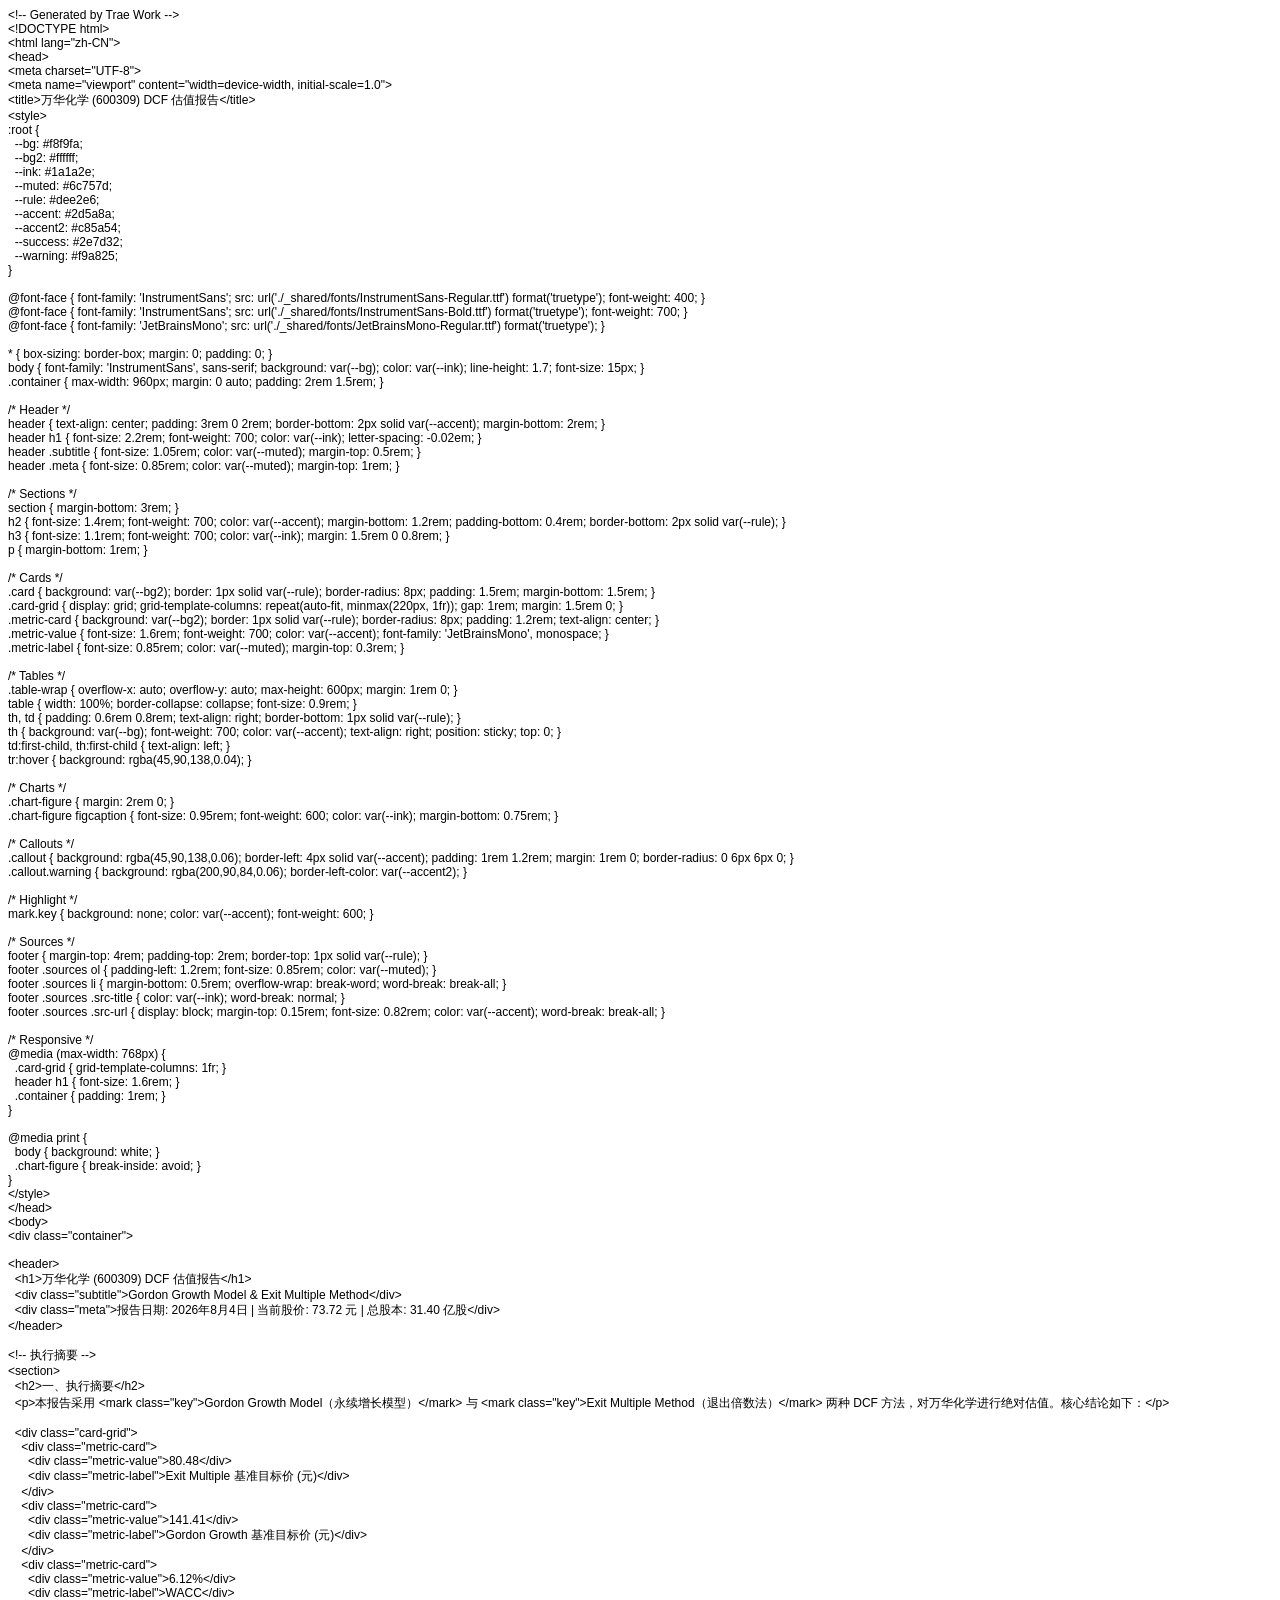
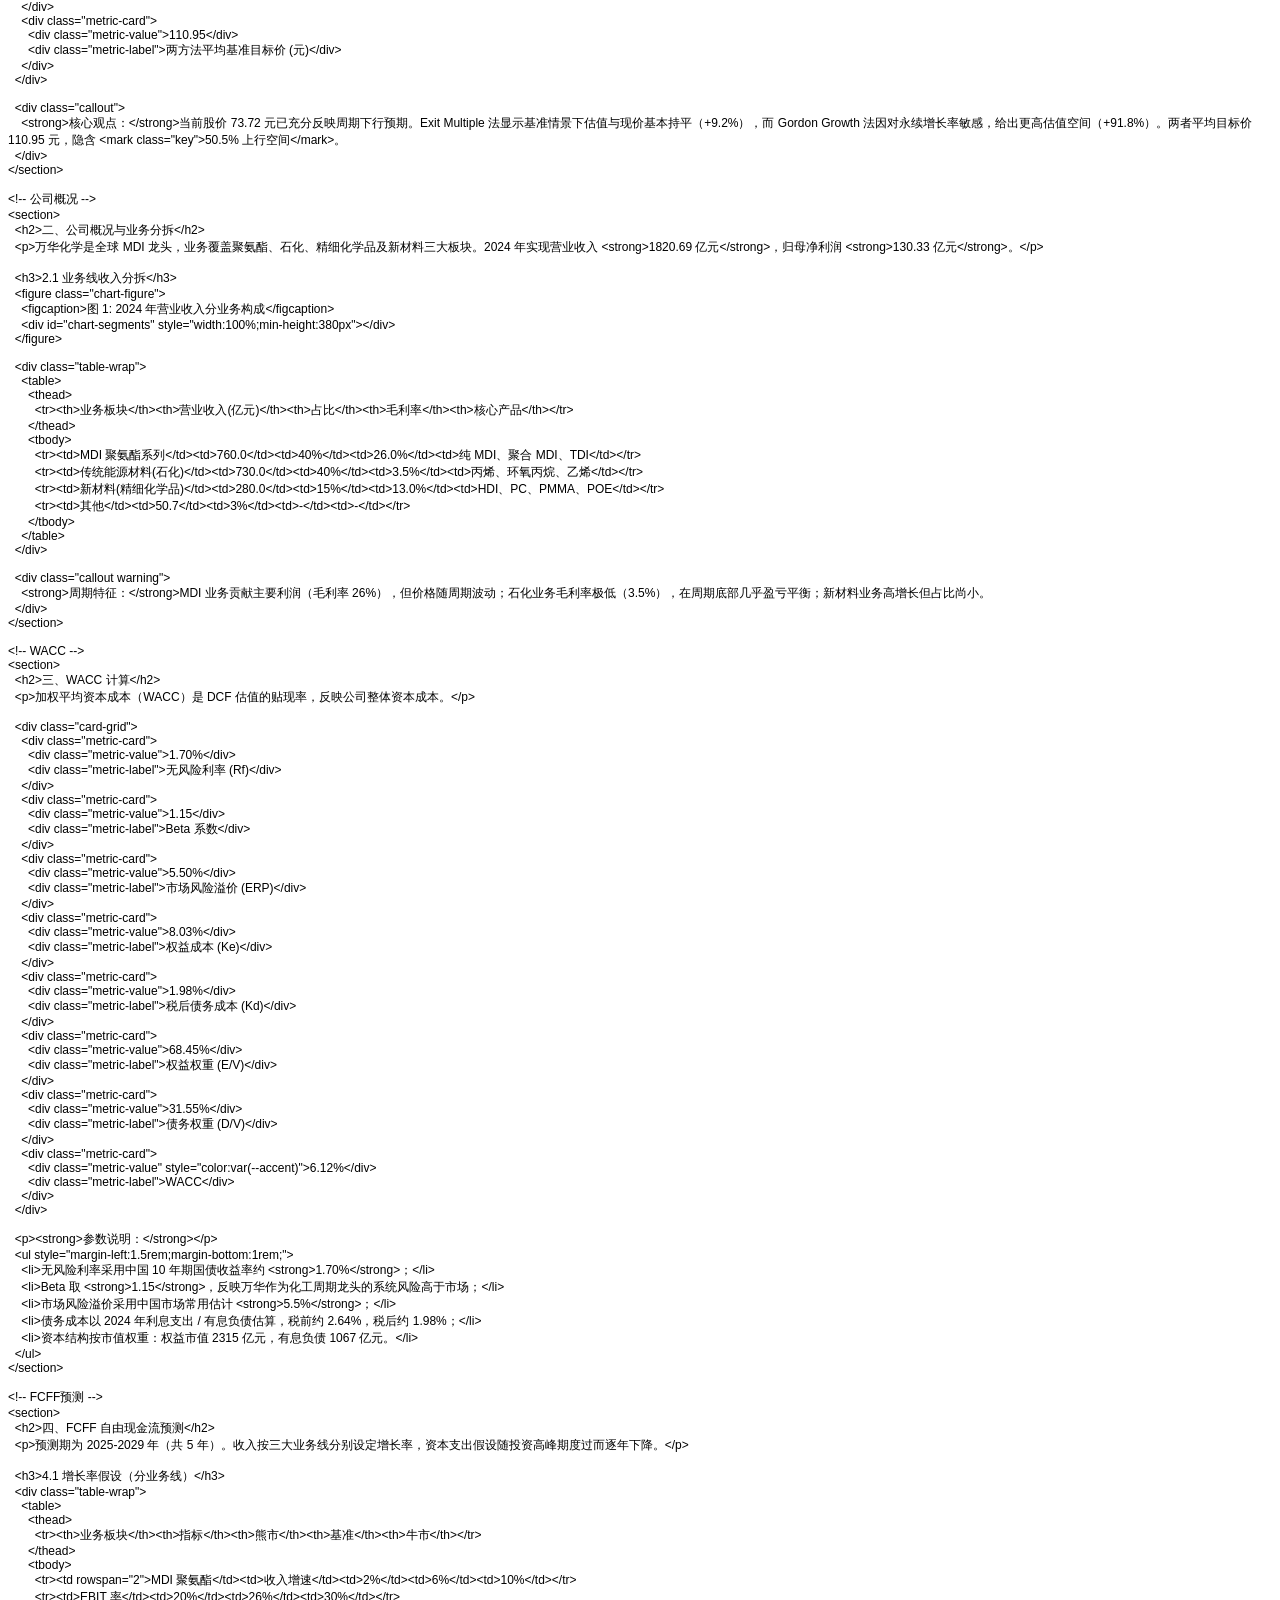
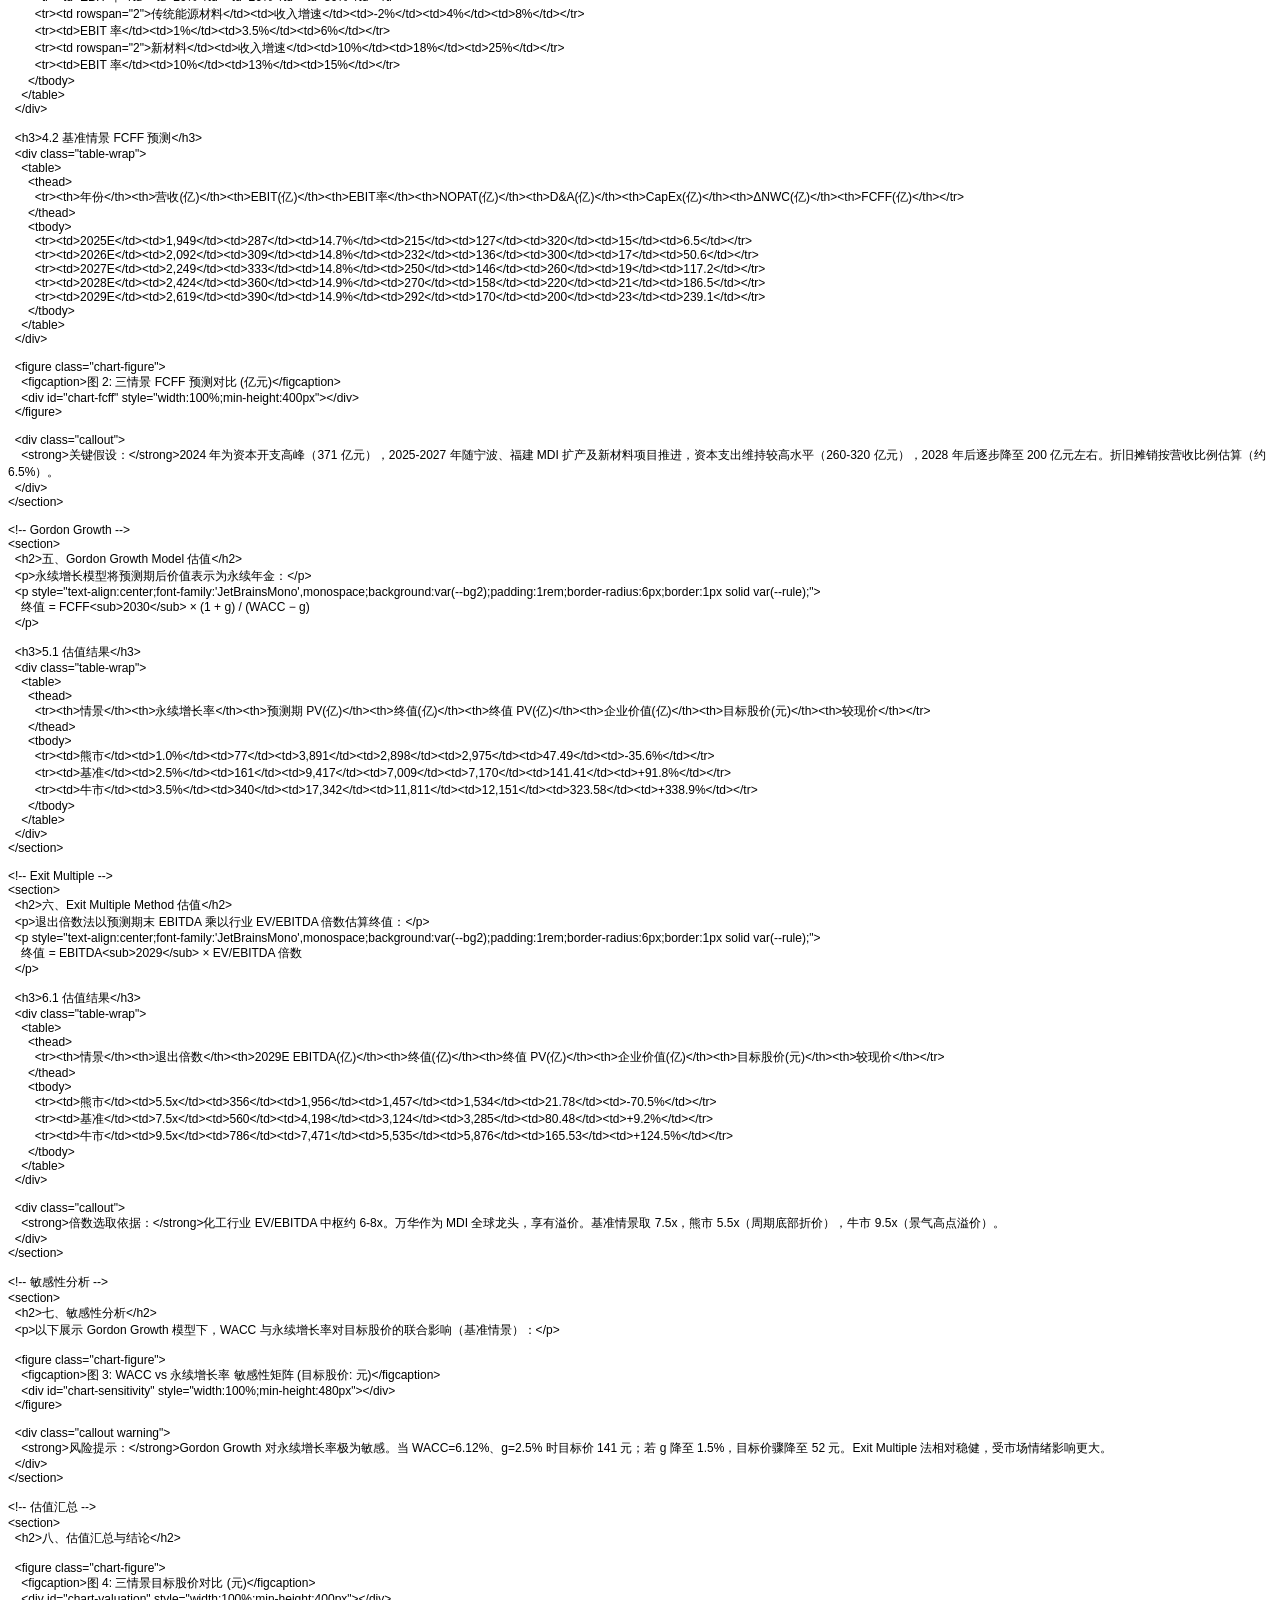
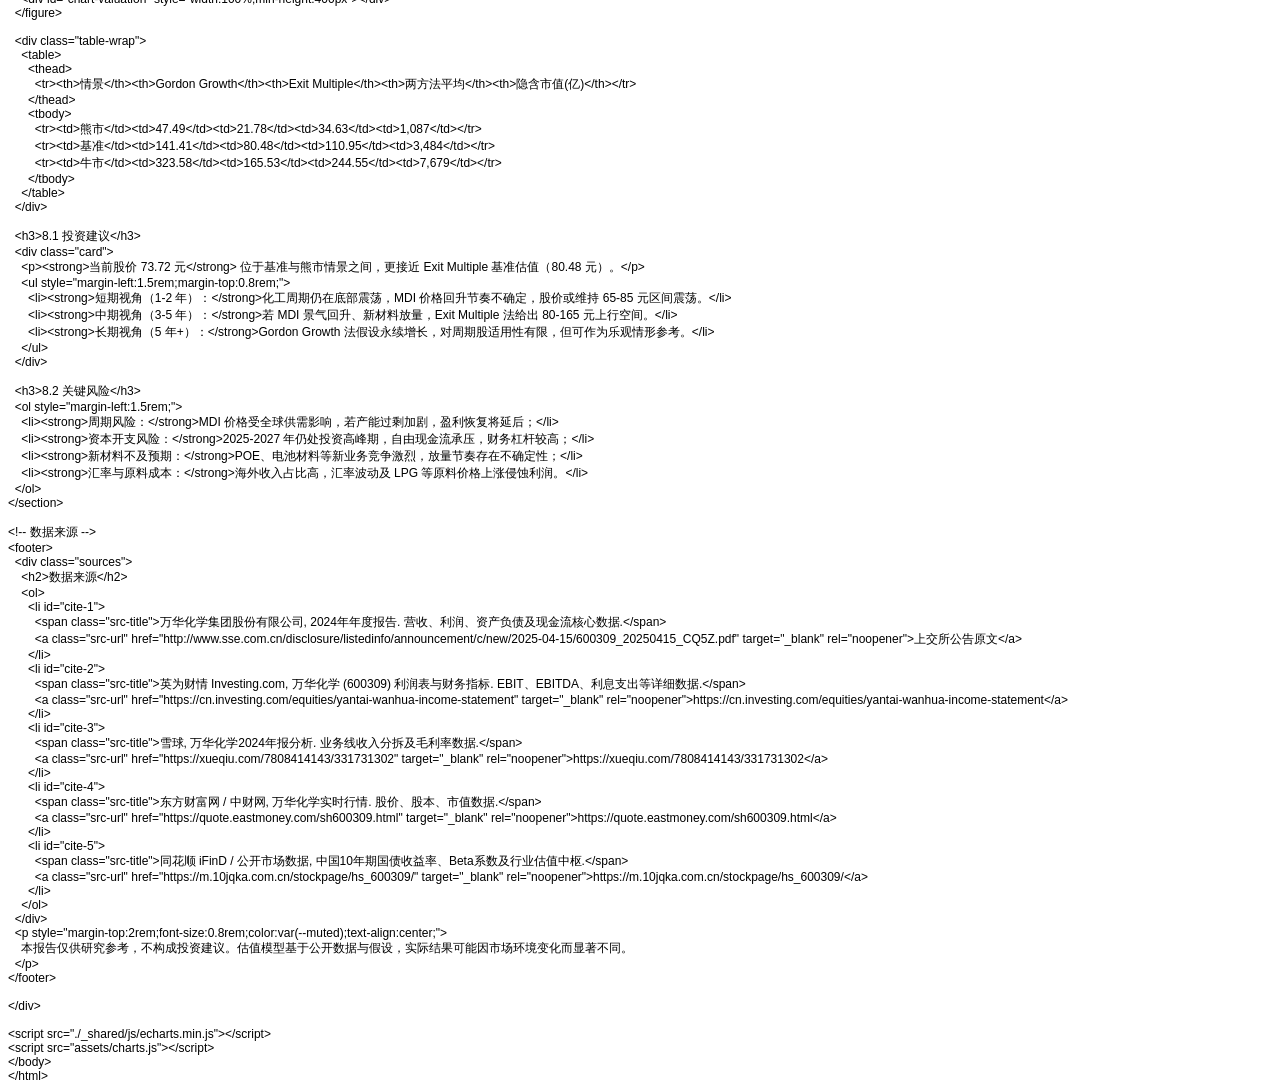
<file: pdfs/wanhua.html>
<!DOCTYPE html PUBLIC "-//W3C//DTD HTML 4.01//EN" "http://www.w3.org/TR/html4/strict.dtd">
<html>
<head>
  <meta http-equiv="Content-Type" content="text/html; charset=utf-8">
  <meta http-equiv="Content-Style-Type" content="text/css">
  <title></title>
  <meta name="Generator" content="Cocoa HTML Writer">
  <meta name="CocoaVersion" content="2575.7">
  <style type="text/css">
    p.p1 {margin: 0.0px 0.0px 0.0px 0.0px; font: 12.0px Helvetica}
    p.p2 {margin: 0.0px 0.0px 0.0px 0.0px; font: 12.0px Helvetica; min-height: 14.0px}
  </style>
</head>
<body>
<p class="p1">&lt;!-- Generated by Trae Work --&gt;</p>
<p class="p1">&lt;!DOCTYPE html&gt;</p>
<p class="p1">&lt;html lang="zh-CN"&gt;</p>
<p class="p1">&lt;head&gt;</p>
<p class="p1">&lt;meta charset="UTF-8"&gt;</p>
<p class="p1">&lt;meta name="viewport" content="width=device-width, initial-scale=1.0"&gt;</p>
<p class="p1">&lt;title&gt;万华化学 (600309) DCF 估值报告&lt;/title&gt;</p>
<p class="p1">&lt;style&gt;</p>
<p class="p1">:root {</p>
<p class="p1"><span class="Apple-converted-space">  </span>--bg: #f8f9fa;</p>
<p class="p1"><span class="Apple-converted-space">  </span>--bg2: #ffffff;</p>
<p class="p1"><span class="Apple-converted-space">  </span>--ink: #1a1a2e;</p>
<p class="p1"><span class="Apple-converted-space">  </span>--muted: #6c757d;</p>
<p class="p1"><span class="Apple-converted-space">  </span>--rule: #dee2e6;</p>
<p class="p1"><span class="Apple-converted-space">  </span>--accent: #2d5a8a;</p>
<p class="p1"><span class="Apple-converted-space">  </span>--accent2: #c85a54;</p>
<p class="p1"><span class="Apple-converted-space">  </span>--success: #2e7d32;</p>
<p class="p1"><span class="Apple-converted-space">  </span>--warning: #f9a825;</p>
<p class="p1">}</p>
<p class="p2"><br></p>
<p class="p1">@font-face { font-family: 'InstrumentSans'; src: url('./_shared/fonts/InstrumentSans-Regular.ttf') format('truetype'); font-weight: 400; }</p>
<p class="p1">@font-face { font-family: 'InstrumentSans'; src: url('./_shared/fonts/InstrumentSans-Bold.ttf') format('truetype'); font-weight: 700; }</p>
<p class="p1">@font-face { font-family: 'JetBrainsMono'; src: url('./_shared/fonts/JetBrainsMono-Regular.ttf') format('truetype'); }</p>
<p class="p2"><br></p>
<p class="p1">* { box-sizing: border-box; margin: 0; padding: 0; }</p>
<p class="p1">body { font-family: 'InstrumentSans', sans-serif; background: var(--bg); color: var(--ink); line-height: 1.7; font-size: 15px; }</p>
<p class="p1">.container { max-width: 960px; margin: 0 auto; padding: 2rem 1.5rem; }</p>
<p class="p2"><br></p>
<p class="p1">/* Header */</p>
<p class="p1">header { text-align: center; padding: 3rem 0 2rem; border-bottom: 2px solid var(--accent); margin-bottom: 2rem; }</p>
<p class="p1">header h1 { font-size: 2.2rem; font-weight: 700; color: var(--ink); letter-spacing: -0.02em; }</p>
<p class="p1">header .subtitle { font-size: 1.05rem; color: var(--muted); margin-top: 0.5rem; }</p>
<p class="p1">header .meta { font-size: 0.85rem; color: var(--muted); margin-top: 1rem; }</p>
<p class="p2"><br></p>
<p class="p1">/* Sections */</p>
<p class="p1">section { margin-bottom: 3rem; }</p>
<p class="p1">h2 { font-size: 1.4rem; font-weight: 700; color: var(--accent); margin-bottom: 1.2rem; padding-bottom: 0.4rem; border-bottom: 2px solid var(--rule); }</p>
<p class="p1">h3 { font-size: 1.1rem; font-weight: 700; color: var(--ink); margin: 1.5rem 0 0.8rem; }</p>
<p class="p1">p { margin-bottom: 1rem; }</p>
<p class="p2"><br></p>
<p class="p1">/* Cards */</p>
<p class="p1">.card { background: var(--bg2); border: 1px solid var(--rule); border-radius: 8px; padding: 1.5rem; margin-bottom: 1.5rem; }</p>
<p class="p1">.card-grid { display: grid; grid-template-columns: repeat(auto-fit, minmax(220px, 1fr)); gap: 1rem; margin: 1.5rem 0; }</p>
<p class="p1">.metric-card { background: var(--bg2); border: 1px solid var(--rule); border-radius: 8px; padding: 1.2rem; text-align: center; }</p>
<p class="p1">.metric-value { font-size: 1.6rem; font-weight: 700; color: var(--accent); font-family: 'JetBrainsMono', monospace; }</p>
<p class="p1">.metric-label { font-size: 0.85rem; color: var(--muted); margin-top: 0.3rem; }</p>
<p class="p2"><br></p>
<p class="p1">/* Tables */</p>
<p class="p1">.table-wrap { overflow-x: auto; overflow-y: auto; max-height: 600px; margin: 1rem 0; }</p>
<p class="p1">table { width: 100%; border-collapse: collapse; font-size: 0.9rem; }</p>
<p class="p1">th, td { padding: 0.6rem 0.8rem; text-align: right; border-bottom: 1px solid var(--rule); }</p>
<p class="p1">th { background: var(--bg); font-weight: 700; color: var(--accent); text-align: right; position: sticky; top: 0; }</p>
<p class="p1">td:first-child, th:first-child { text-align: left; }</p>
<p class="p1">tr:hover { background: rgba(45,90,138,0.04); }</p>
<p class="p2"><br></p>
<p class="p1">/* Charts */</p>
<p class="p1">.chart-figure { margin: 2rem 0; }</p>
<p class="p1">.chart-figure figcaption { font-size: 0.95rem; font-weight: 600; color: var(--ink); margin-bottom: 0.75rem; }</p>
<p class="p2"><br></p>
<p class="p1">/* Callouts */</p>
<p class="p1">.callout { background: rgba(45,90,138,0.06); border-left: 4px solid var(--accent); padding: 1rem 1.2rem; margin: 1rem 0; border-radius: 0 6px 6px 0; }</p>
<p class="p1">.callout.warning { background: rgba(200,90,84,0.06); border-left-color: var(--accent2); }</p>
<p class="p2"><br></p>
<p class="p1">/* Highlight */</p>
<p class="p1">mark.key { background: none; color: var(--accent); font-weight: 600; }</p>
<p class="p2"><br></p>
<p class="p1">/* Sources */</p>
<p class="p1">footer { margin-top: 4rem; padding-top: 2rem; border-top: 1px solid var(--rule); }</p>
<p class="p1">footer .sources ol { padding-left: 1.2rem; font-size: 0.85rem; color: var(--muted); }</p>
<p class="p1">footer .sources li { margin-bottom: 0.5rem; overflow-wrap: break-word; word-break: break-all; }</p>
<p class="p1">footer .sources .src-title { color: var(--ink); word-break: normal; }</p>
<p class="p1">footer .sources .src-url { display: block; margin-top: 0.15rem; font-size: 0.82rem; color: var(--accent); word-break: break-all; }</p>
<p class="p2"><br></p>
<p class="p1">/* Responsive */</p>
<p class="p1">@media (max-width: 768px) {</p>
<p class="p1"><span class="Apple-converted-space">  </span>.card-grid { grid-template-columns: 1fr; }</p>
<p class="p1"><span class="Apple-converted-space">  </span>header h1 { font-size: 1.6rem; }</p>
<p class="p1"><span class="Apple-converted-space">  </span>.container { padding: 1rem; }</p>
<p class="p1">}</p>
<p class="p2"><br></p>
<p class="p1">@media print {</p>
<p class="p1"><span class="Apple-converted-space">  </span>body { background: white; }</p>
<p class="p1"><span class="Apple-converted-space">  </span>.chart-figure { break-inside: avoid; }</p>
<p class="p1">}</p>
<p class="p1">&lt;/style&gt;</p>
<p class="p1">&lt;/head&gt;</p>
<p class="p1">&lt;body&gt;</p>
<p class="p1">&lt;div class="container"&gt;</p>
<p class="p2"><br></p>
<p class="p1">&lt;header&gt;</p>
<p class="p1"><span class="Apple-converted-space">  </span>&lt;h1&gt;万华化学 (600309) DCF 估值报告&lt;/h1&gt;</p>
<p class="p1"><span class="Apple-converted-space">  </span>&lt;div class="subtitle"&gt;Gordon Growth Model &amp; Exit Multiple Method&lt;/div&gt;</p>
<p class="p1"><span class="Apple-converted-space">  </span>&lt;div class="meta"&gt;报告日期: 2026年8月4日 | 当前股价: 73.72 元 | 总股本: 31.40 亿股&lt;/div&gt;</p>
<p class="p1">&lt;/header&gt;</p>
<p class="p2"><br></p>
<p class="p1">&lt;!-- 执行摘要 --&gt;</p>
<p class="p1">&lt;section&gt;</p>
<p class="p1"><span class="Apple-converted-space">  </span>&lt;h2&gt;一、执行摘要&lt;/h2&gt;</p>
<p class="p1"><span class="Apple-converted-space">  </span>&lt;p&gt;本报告采用 &lt;mark class="key"&gt;Gordon Growth Model（永续增长模型）&lt;/mark&gt; 与 &lt;mark class="key"&gt;Exit Multiple Method（退出倍数法）&lt;/mark&gt; 两种 DCF 方法，对万华化学进行绝对估值。核心结论如下：&lt;/p&gt;</p>
<p class="p2"><span class="Apple-converted-space">  </span></p>
<p class="p1"><span class="Apple-converted-space">  </span>&lt;div class="card-grid"&gt;</p>
<p class="p1"><span class="Apple-converted-space">    </span>&lt;div class="metric-card"&gt;</p>
<p class="p1"><span class="Apple-converted-space">      </span>&lt;div class="metric-value"&gt;80.48&lt;/div&gt;</p>
<p class="p1"><span class="Apple-converted-space">      </span>&lt;div class="metric-label"&gt;Exit Multiple 基准目标价 (元)&lt;/div&gt;</p>
<p class="p1"><span class="Apple-converted-space">    </span>&lt;/div&gt;</p>
<p class="p1"><span class="Apple-converted-space">    </span>&lt;div class="metric-card"&gt;</p>
<p class="p1"><span class="Apple-converted-space">      </span>&lt;div class="metric-value"&gt;141.41&lt;/div&gt;</p>
<p class="p1"><span class="Apple-converted-space">      </span>&lt;div class="metric-label"&gt;Gordon Growth 基准目标价 (元)&lt;/div&gt;</p>
<p class="p1"><span class="Apple-converted-space">    </span>&lt;/div&gt;</p>
<p class="p1"><span class="Apple-converted-space">    </span>&lt;div class="metric-card"&gt;</p>
<p class="p1"><span class="Apple-converted-space">      </span>&lt;div class="metric-value"&gt;6.12%&lt;/div&gt;</p>
<p class="p1"><span class="Apple-converted-space">      </span>&lt;div class="metric-label"&gt;WACC&lt;/div&gt;</p>
<p class="p1"><span class="Apple-converted-space">    </span>&lt;/div&gt;</p>
<p class="p1"><span class="Apple-converted-space">    </span>&lt;div class="metric-card"&gt;</p>
<p class="p1"><span class="Apple-converted-space">      </span>&lt;div class="metric-value"&gt;110.95&lt;/div&gt;</p>
<p class="p1"><span class="Apple-converted-space">      </span>&lt;div class="metric-label"&gt;两方法平均基准目标价 (元)&lt;/div&gt;</p>
<p class="p1"><span class="Apple-converted-space">    </span>&lt;/div&gt;</p>
<p class="p1"><span class="Apple-converted-space">  </span>&lt;/div&gt;</p>
<p class="p2"><br></p>
<p class="p1"><span class="Apple-converted-space">  </span>&lt;div class="callout"&gt;</p>
<p class="p1"><span class="Apple-converted-space">    </span>&lt;strong&gt;核心观点：&lt;/strong&gt;当前股价 73.72 元已充分反映周期下行预期。Exit Multiple 法显示基准情景下估值与现价基本持平（+9.2%），而 Gordon Growth 法因对永续增长率敏感，给出更高估值空间（+91.8%）。两者平均目标价 110.95 元，隐含 &lt;mark class="key"&gt;50.5% 上行空间&lt;/mark&gt;。</p>
<p class="p1"><span class="Apple-converted-space">  </span>&lt;/div&gt;</p>
<p class="p1">&lt;/section&gt;</p>
<p class="p2"><br></p>
<p class="p1">&lt;!-- 公司概况 --&gt;</p>
<p class="p1">&lt;section&gt;</p>
<p class="p1"><span class="Apple-converted-space">  </span>&lt;h2&gt;二、公司概况与业务分拆&lt;/h2&gt;</p>
<p class="p1"><span class="Apple-converted-space">  </span>&lt;p&gt;万华化学是全球 MDI 龙头，业务覆盖聚氨酯、石化、精细化学品及新材料三大板块。2024 年实现营业收入 &lt;strong&gt;1820.69 亿元&lt;/strong&gt;，归母净利润 &lt;strong&gt;130.33 亿元&lt;/strong&gt;。&lt;/p&gt;</p>
<p class="p2"><span class="Apple-converted-space">  </span></p>
<p class="p1"><span class="Apple-converted-space">  </span>&lt;h3&gt;2.1 业务线收入分拆&lt;/h3&gt;</p>
<p class="p1"><span class="Apple-converted-space">  </span>&lt;figure class="chart-figure"&gt;</p>
<p class="p1"><span class="Apple-converted-space">    </span>&lt;figcaption&gt;图 1: 2024 年营业收入分业务构成&lt;/figcaption&gt;</p>
<p class="p1"><span class="Apple-converted-space">    </span>&lt;div id="chart-segments" style="width:100%;min-height:380px"&gt;&lt;/div&gt;</p>
<p class="p1"><span class="Apple-converted-space">  </span>&lt;/figure&gt;</p>
<p class="p2"><span class="Apple-converted-space">  </span></p>
<p class="p1"><span class="Apple-converted-space">  </span>&lt;div class="table-wrap"&gt;</p>
<p class="p1"><span class="Apple-converted-space">    </span>&lt;table&gt;</p>
<p class="p1"><span class="Apple-converted-space">      </span>&lt;thead&gt;</p>
<p class="p1"><span class="Apple-converted-space">        </span>&lt;tr&gt;&lt;th&gt;业务板块&lt;/th&gt;&lt;th&gt;营业收入(亿元)&lt;/th&gt;&lt;th&gt;占比&lt;/th&gt;&lt;th&gt;毛利率&lt;/th&gt;&lt;th&gt;核心产品&lt;/th&gt;&lt;/tr&gt;</p>
<p class="p1"><span class="Apple-converted-space">      </span>&lt;/thead&gt;</p>
<p class="p1"><span class="Apple-converted-space">      </span>&lt;tbody&gt;</p>
<p class="p1"><span class="Apple-converted-space">        </span>&lt;tr&gt;&lt;td&gt;MDI 聚氨酯系列&lt;/td&gt;&lt;td&gt;760.0&lt;/td&gt;&lt;td&gt;40%&lt;/td&gt;&lt;td&gt;26.0%&lt;/td&gt;&lt;td&gt;纯 MDI、聚合 MDI、TDI&lt;/td&gt;&lt;/tr&gt;</p>
<p class="p1"><span class="Apple-converted-space">        </span>&lt;tr&gt;&lt;td&gt;传统能源材料(石化)&lt;/td&gt;&lt;td&gt;730.0&lt;/td&gt;&lt;td&gt;40%&lt;/td&gt;&lt;td&gt;3.5%&lt;/td&gt;&lt;td&gt;丙烯、环氧丙烷、乙烯&lt;/td&gt;&lt;/tr&gt;</p>
<p class="p1"><span class="Apple-converted-space">        </span>&lt;tr&gt;&lt;td&gt;新材料(精细化学品)&lt;/td&gt;&lt;td&gt;280.0&lt;/td&gt;&lt;td&gt;15%&lt;/td&gt;&lt;td&gt;13.0%&lt;/td&gt;&lt;td&gt;HDI、PC、PMMA、POE&lt;/td&gt;&lt;/tr&gt;</p>
<p class="p1"><span class="Apple-converted-space">        </span>&lt;tr&gt;&lt;td&gt;其他&lt;/td&gt;&lt;td&gt;50.7&lt;/td&gt;&lt;td&gt;3%&lt;/td&gt;&lt;td&gt;-&lt;/td&gt;&lt;td&gt;-&lt;/td&gt;&lt;/tr&gt;</p>
<p class="p1"><span class="Apple-converted-space">      </span>&lt;/tbody&gt;</p>
<p class="p1"><span class="Apple-converted-space">    </span>&lt;/table&gt;</p>
<p class="p1"><span class="Apple-converted-space">  </span>&lt;/div&gt;</p>
<p class="p2"><span class="Apple-converted-space">  </span></p>
<p class="p1"><span class="Apple-converted-space">  </span>&lt;div class="callout warning"&gt;</p>
<p class="p1"><span class="Apple-converted-space">    </span>&lt;strong&gt;周期特征：&lt;/strong&gt;MDI 业务贡献主要利润（毛利率 26%），但价格随周期波动；石化业务毛利率极低（3.5%），在周期底部几乎盈亏平衡；新材料业务高增长但占比尚小。</p>
<p class="p1"><span class="Apple-converted-space">  </span>&lt;/div&gt;</p>
<p class="p1">&lt;/section&gt;</p>
<p class="p2"><br></p>
<p class="p1">&lt;!-- WACC --&gt;</p>
<p class="p1">&lt;section&gt;</p>
<p class="p1"><span class="Apple-converted-space">  </span>&lt;h2&gt;三、WACC 计算&lt;/h2&gt;</p>
<p class="p1"><span class="Apple-converted-space">  </span>&lt;p&gt;加权平均资本成本（WACC）是 DCF 估值的贴现率，反映公司整体资本成本。&lt;/p&gt;</p>
<p class="p2"><span class="Apple-converted-space">  </span></p>
<p class="p1"><span class="Apple-converted-space">  </span>&lt;div class="card-grid"&gt;</p>
<p class="p1"><span class="Apple-converted-space">    </span>&lt;div class="metric-card"&gt;</p>
<p class="p1"><span class="Apple-converted-space">      </span>&lt;div class="metric-value"&gt;1.70%&lt;/div&gt;</p>
<p class="p1"><span class="Apple-converted-space">      </span>&lt;div class="metric-label"&gt;无风险利率 (Rf)&lt;/div&gt;</p>
<p class="p1"><span class="Apple-converted-space">    </span>&lt;/div&gt;</p>
<p class="p1"><span class="Apple-converted-space">    </span>&lt;div class="metric-card"&gt;</p>
<p class="p1"><span class="Apple-converted-space">      </span>&lt;div class="metric-value"&gt;1.15&lt;/div&gt;</p>
<p class="p1"><span class="Apple-converted-space">      </span>&lt;div class="metric-label"&gt;Beta 系数&lt;/div&gt;</p>
<p class="p1"><span class="Apple-converted-space">    </span>&lt;/div&gt;</p>
<p class="p1"><span class="Apple-converted-space">    </span>&lt;div class="metric-card"&gt;</p>
<p class="p1"><span class="Apple-converted-space">      </span>&lt;div class="metric-value"&gt;5.50%&lt;/div&gt;</p>
<p class="p1"><span class="Apple-converted-space">      </span>&lt;div class="metric-label"&gt;市场风险溢价 (ERP)&lt;/div&gt;</p>
<p class="p1"><span class="Apple-converted-space">    </span>&lt;/div&gt;</p>
<p class="p1"><span class="Apple-converted-space">    </span>&lt;div class="metric-card"&gt;</p>
<p class="p1"><span class="Apple-converted-space">      </span>&lt;div class="metric-value"&gt;8.03%&lt;/div&gt;</p>
<p class="p1"><span class="Apple-converted-space">      </span>&lt;div class="metric-label"&gt;权益成本 (Ke)&lt;/div&gt;</p>
<p class="p1"><span class="Apple-converted-space">    </span>&lt;/div&gt;</p>
<p class="p1"><span class="Apple-converted-space">    </span>&lt;div class="metric-card"&gt;</p>
<p class="p1"><span class="Apple-converted-space">      </span>&lt;div class="metric-value"&gt;1.98%&lt;/div&gt;</p>
<p class="p1"><span class="Apple-converted-space">      </span>&lt;div class="metric-label"&gt;税后债务成本 (Kd)&lt;/div&gt;</p>
<p class="p1"><span class="Apple-converted-space">    </span>&lt;/div&gt;</p>
<p class="p1"><span class="Apple-converted-space">    </span>&lt;div class="metric-card"&gt;</p>
<p class="p1"><span class="Apple-converted-space">      </span>&lt;div class="metric-value"&gt;68.45%&lt;/div&gt;</p>
<p class="p1"><span class="Apple-converted-space">      </span>&lt;div class="metric-label"&gt;权益权重 (E/V)&lt;/div&gt;</p>
<p class="p1"><span class="Apple-converted-space">    </span>&lt;/div&gt;</p>
<p class="p1"><span class="Apple-converted-space">    </span>&lt;div class="metric-card"&gt;</p>
<p class="p1"><span class="Apple-converted-space">      </span>&lt;div class="metric-value"&gt;31.55%&lt;/div&gt;</p>
<p class="p1"><span class="Apple-converted-space">      </span>&lt;div class="metric-label"&gt;债务权重 (D/V)&lt;/div&gt;</p>
<p class="p1"><span class="Apple-converted-space">    </span>&lt;/div&gt;</p>
<p class="p1"><span class="Apple-converted-space">    </span>&lt;div class="metric-card"&gt;</p>
<p class="p1"><span class="Apple-converted-space">      </span>&lt;div class="metric-value" style="color:var(--accent)"&gt;6.12%&lt;/div&gt;</p>
<p class="p1"><span class="Apple-converted-space">      </span>&lt;div class="metric-label"&gt;WACC&lt;/div&gt;</p>
<p class="p1"><span class="Apple-converted-space">    </span>&lt;/div&gt;</p>
<p class="p1"><span class="Apple-converted-space">  </span>&lt;/div&gt;</p>
<p class="p2"><span class="Apple-converted-space">  </span></p>
<p class="p1"><span class="Apple-converted-space">  </span>&lt;p&gt;&lt;strong&gt;参数说明：&lt;/strong&gt;&lt;/p&gt;</p>
<p class="p1"><span class="Apple-converted-space">  </span>&lt;ul style="margin-left:1.5rem;margin-bottom:1rem;"&gt;</p>
<p class="p1"><span class="Apple-converted-space">    </span>&lt;li&gt;无风险利率采用中国 10 年期国债收益率约 &lt;strong&gt;1.70%&lt;/strong&gt;；&lt;/li&gt;</p>
<p class="p1"><span class="Apple-converted-space">    </span>&lt;li&gt;Beta 取 &lt;strong&gt;1.15&lt;/strong&gt;，反映万华作为化工周期龙头的系统风险高于市场；&lt;/li&gt;</p>
<p class="p1"><span class="Apple-converted-space">    </span>&lt;li&gt;市场风险溢价采用中国市场常用估计 &lt;strong&gt;5.5%&lt;/strong&gt;；&lt;/li&gt;</p>
<p class="p1"><span class="Apple-converted-space">    </span>&lt;li&gt;债务成本以 2024 年利息支出 / 有息负债估算，税前约 2.64%，税后约 1.98%；&lt;/li&gt;</p>
<p class="p1"><span class="Apple-converted-space">    </span>&lt;li&gt;资本结构按市值权重：权益市值 2315 亿元，有息负债 1067 亿元。&lt;/li&gt;</p>
<p class="p1"><span class="Apple-converted-space">  </span>&lt;/ul&gt;</p>
<p class="p1">&lt;/section&gt;</p>
<p class="p2"><br></p>
<p class="p1">&lt;!-- FCFF预测 --&gt;</p>
<p class="p1">&lt;section&gt;</p>
<p class="p1"><span class="Apple-converted-space">  </span>&lt;h2&gt;四、FCFF 自由现金流预测&lt;/h2&gt;</p>
<p class="p1"><span class="Apple-converted-space">  </span>&lt;p&gt;预测期为 2025-2029 年（共 5 年）。收入按三大业务线分别设定增长率，资本支出假设随投资高峰期度过而逐年下降。&lt;/p&gt;</p>
<p class="p2"><span class="Apple-converted-space">  </span></p>
<p class="p1"><span class="Apple-converted-space">  </span>&lt;h3&gt;4.1 增长率假设（分业务线）&lt;/h3&gt;</p>
<p class="p1"><span class="Apple-converted-space">  </span>&lt;div class="table-wrap"&gt;</p>
<p class="p1"><span class="Apple-converted-space">    </span>&lt;table&gt;</p>
<p class="p1"><span class="Apple-converted-space">      </span>&lt;thead&gt;</p>
<p class="p1"><span class="Apple-converted-space">        </span>&lt;tr&gt;&lt;th&gt;业务板块&lt;/th&gt;&lt;th&gt;指标&lt;/th&gt;&lt;th&gt;熊市&lt;/th&gt;&lt;th&gt;基准&lt;/th&gt;&lt;th&gt;牛市&lt;/th&gt;&lt;/tr&gt;</p>
<p class="p1"><span class="Apple-converted-space">      </span>&lt;/thead&gt;</p>
<p class="p1"><span class="Apple-converted-space">      </span>&lt;tbody&gt;</p>
<p class="p1"><span class="Apple-converted-space">        </span>&lt;tr&gt;&lt;td rowspan="2"&gt;MDI 聚氨酯&lt;/td&gt;&lt;td&gt;收入增速&lt;/td&gt;&lt;td&gt;2%&lt;/td&gt;&lt;td&gt;6%&lt;/td&gt;&lt;td&gt;10%&lt;/td&gt;&lt;/tr&gt;</p>
<p class="p1"><span class="Apple-converted-space">        </span>&lt;tr&gt;&lt;td&gt;EBIT 率&lt;/td&gt;&lt;td&gt;20%&lt;/td&gt;&lt;td&gt;26%&lt;/td&gt;&lt;td&gt;30%&lt;/td&gt;&lt;/tr&gt;</p>
<p class="p1"><span class="Apple-converted-space">        </span>&lt;tr&gt;&lt;td rowspan="2"&gt;传统能源材料&lt;/td&gt;&lt;td&gt;收入增速&lt;/td&gt;&lt;td&gt;-2%&lt;/td&gt;&lt;td&gt;4%&lt;/td&gt;&lt;td&gt;8%&lt;/td&gt;&lt;/tr&gt;</p>
<p class="p1"><span class="Apple-converted-space">        </span>&lt;tr&gt;&lt;td&gt;EBIT 率&lt;/td&gt;&lt;td&gt;1%&lt;/td&gt;&lt;td&gt;3.5%&lt;/td&gt;&lt;td&gt;6%&lt;/td&gt;&lt;/tr&gt;</p>
<p class="p1"><span class="Apple-converted-space">        </span>&lt;tr&gt;&lt;td rowspan="2"&gt;新材料&lt;/td&gt;&lt;td&gt;收入增速&lt;/td&gt;&lt;td&gt;10%&lt;/td&gt;&lt;td&gt;18%&lt;/td&gt;&lt;td&gt;25%&lt;/td&gt;&lt;/tr&gt;</p>
<p class="p1"><span class="Apple-converted-space">        </span>&lt;tr&gt;&lt;td&gt;EBIT 率&lt;/td&gt;&lt;td&gt;10%&lt;/td&gt;&lt;td&gt;13%&lt;/td&gt;&lt;td&gt;15%&lt;/td&gt;&lt;/tr&gt;</p>
<p class="p1"><span class="Apple-converted-space">      </span>&lt;/tbody&gt;</p>
<p class="p1"><span class="Apple-converted-space">    </span>&lt;/table&gt;</p>
<p class="p1"><span class="Apple-converted-space">  </span>&lt;/div&gt;</p>
<p class="p2"><span class="Apple-converted-space">  </span></p>
<p class="p1"><span class="Apple-converted-space">  </span>&lt;h3&gt;4.2 基准情景 FCFF 预测&lt;/h3&gt;</p>
<p class="p1"><span class="Apple-converted-space">  </span>&lt;div class="table-wrap"&gt;</p>
<p class="p1"><span class="Apple-converted-space">    </span>&lt;table&gt;</p>
<p class="p1"><span class="Apple-converted-space">      </span>&lt;thead&gt;</p>
<p class="p1"><span class="Apple-converted-space">        </span>&lt;tr&gt;&lt;th&gt;年份&lt;/th&gt;&lt;th&gt;营收(亿)&lt;/th&gt;&lt;th&gt;EBIT(亿)&lt;/th&gt;&lt;th&gt;EBIT率&lt;/th&gt;&lt;th&gt;NOPAT(亿)&lt;/th&gt;&lt;th&gt;D&amp;A(亿)&lt;/th&gt;&lt;th&gt;CapEx(亿)&lt;/th&gt;&lt;th&gt;ΔNWC(亿)&lt;/th&gt;&lt;th&gt;FCFF(亿)&lt;/th&gt;&lt;/tr&gt;</p>
<p class="p1"><span class="Apple-converted-space">      </span>&lt;/thead&gt;</p>
<p class="p1"><span class="Apple-converted-space">      </span>&lt;tbody&gt;</p>
<p class="p1"><span class="Apple-converted-space">        </span>&lt;tr&gt;&lt;td&gt;2025E&lt;/td&gt;&lt;td&gt;1,949&lt;/td&gt;&lt;td&gt;287&lt;/td&gt;&lt;td&gt;14.7%&lt;/td&gt;&lt;td&gt;215&lt;/td&gt;&lt;td&gt;127&lt;/td&gt;&lt;td&gt;320&lt;/td&gt;&lt;td&gt;15&lt;/td&gt;&lt;td&gt;6.5&lt;/td&gt;&lt;/tr&gt;</p>
<p class="p1"><span class="Apple-converted-space">        </span>&lt;tr&gt;&lt;td&gt;2026E&lt;/td&gt;&lt;td&gt;2,092&lt;/td&gt;&lt;td&gt;309&lt;/td&gt;&lt;td&gt;14.8%&lt;/td&gt;&lt;td&gt;232&lt;/td&gt;&lt;td&gt;136&lt;/td&gt;&lt;td&gt;300&lt;/td&gt;&lt;td&gt;17&lt;/td&gt;&lt;td&gt;50.6&lt;/td&gt;&lt;/tr&gt;</p>
<p class="p1"><span class="Apple-converted-space">        </span>&lt;tr&gt;&lt;td&gt;2027E&lt;/td&gt;&lt;td&gt;2,249&lt;/td&gt;&lt;td&gt;333&lt;/td&gt;&lt;td&gt;14.8%&lt;/td&gt;&lt;td&gt;250&lt;/td&gt;&lt;td&gt;146&lt;/td&gt;&lt;td&gt;260&lt;/td&gt;&lt;td&gt;19&lt;/td&gt;&lt;td&gt;117.2&lt;/td&gt;&lt;/tr&gt;</p>
<p class="p1"><span class="Apple-converted-space">        </span>&lt;tr&gt;&lt;td&gt;2028E&lt;/td&gt;&lt;td&gt;2,424&lt;/td&gt;&lt;td&gt;360&lt;/td&gt;&lt;td&gt;14.9%&lt;/td&gt;&lt;td&gt;270&lt;/td&gt;&lt;td&gt;158&lt;/td&gt;&lt;td&gt;220&lt;/td&gt;&lt;td&gt;21&lt;/td&gt;&lt;td&gt;186.5&lt;/td&gt;&lt;/tr&gt;</p>
<p class="p1"><span class="Apple-converted-space">        </span>&lt;tr&gt;&lt;td&gt;2029E&lt;/td&gt;&lt;td&gt;2,619&lt;/td&gt;&lt;td&gt;390&lt;/td&gt;&lt;td&gt;14.9%&lt;/td&gt;&lt;td&gt;292&lt;/td&gt;&lt;td&gt;170&lt;/td&gt;&lt;td&gt;200&lt;/td&gt;&lt;td&gt;23&lt;/td&gt;&lt;td&gt;239.1&lt;/td&gt;&lt;/tr&gt;</p>
<p class="p1"><span class="Apple-converted-space">      </span>&lt;/tbody&gt;</p>
<p class="p1"><span class="Apple-converted-space">    </span>&lt;/table&gt;</p>
<p class="p1"><span class="Apple-converted-space">  </span>&lt;/div&gt;</p>
<p class="p2"><span class="Apple-converted-space">  </span></p>
<p class="p1"><span class="Apple-converted-space">  </span>&lt;figure class="chart-figure"&gt;</p>
<p class="p1"><span class="Apple-converted-space">    </span>&lt;figcaption&gt;图 2: 三情景 FCFF 预测对比 (亿元)&lt;/figcaption&gt;</p>
<p class="p1"><span class="Apple-converted-space">    </span>&lt;div id="chart-fcff" style="width:100%;min-height:400px"&gt;&lt;/div&gt;</p>
<p class="p1"><span class="Apple-converted-space">  </span>&lt;/figure&gt;</p>
<p class="p2"><span class="Apple-converted-space">  </span></p>
<p class="p1"><span class="Apple-converted-space">  </span>&lt;div class="callout"&gt;</p>
<p class="p1"><span class="Apple-converted-space">    </span>&lt;strong&gt;关键假设：&lt;/strong&gt;2024 年为资本开支高峰（371 亿元），2025-2027 年随宁波、福建 MDI 扩产及新材料项目推进，资本支出维持较高水平（260-320 亿元），2028 年后逐步降至 200 亿元左右。折旧摊销按营收比例估算（约 6.5%）。</p>
<p class="p1"><span class="Apple-converted-space">  </span>&lt;/div&gt;</p>
<p class="p1">&lt;/section&gt;</p>
<p class="p2"><br></p>
<p class="p1">&lt;!-- Gordon Growth --&gt;</p>
<p class="p1">&lt;section&gt;</p>
<p class="p1"><span class="Apple-converted-space">  </span>&lt;h2&gt;五、Gordon Growth Model 估值&lt;/h2&gt;</p>
<p class="p1"><span class="Apple-converted-space">  </span>&lt;p&gt;永续增长模型将预测期后价值表示为永续年金：&lt;/p&gt;</p>
<p class="p1"><span class="Apple-converted-space">  </span>&lt;p style="text-align:center;font-family:'JetBrainsMono',monospace;background:var(--bg2);padding:1rem;border-radius:6px;border:1px solid var(--rule);"&gt;</p>
<p class="p1"><span class="Apple-converted-space">    </span>终值 = FCFF&lt;sub&gt;2030&lt;/sub&gt; × (1 + g) / (WACC − g)</p>
<p class="p1"><span class="Apple-converted-space">  </span>&lt;/p&gt;</p>
<p class="p2"><span class="Apple-converted-space">  </span></p>
<p class="p1"><span class="Apple-converted-space">  </span>&lt;h3&gt;5.1 估值结果&lt;/h3&gt;</p>
<p class="p1"><span class="Apple-converted-space">  </span>&lt;div class="table-wrap"&gt;</p>
<p class="p1"><span class="Apple-converted-space">    </span>&lt;table&gt;</p>
<p class="p1"><span class="Apple-converted-space">      </span>&lt;thead&gt;</p>
<p class="p1"><span class="Apple-converted-space">        </span>&lt;tr&gt;&lt;th&gt;情景&lt;/th&gt;&lt;th&gt;永续增长率&lt;/th&gt;&lt;th&gt;预测期 PV(亿)&lt;/th&gt;&lt;th&gt;终值(亿)&lt;/th&gt;&lt;th&gt;终值 PV(亿)&lt;/th&gt;&lt;th&gt;企业价值(亿)&lt;/th&gt;&lt;th&gt;目标股价(元)&lt;/th&gt;&lt;th&gt;较现价&lt;/th&gt;&lt;/tr&gt;</p>
<p class="p1"><span class="Apple-converted-space">      </span>&lt;/thead&gt;</p>
<p class="p1"><span class="Apple-converted-space">      </span>&lt;tbody&gt;</p>
<p class="p1"><span class="Apple-converted-space">        </span>&lt;tr&gt;&lt;td&gt;熊市&lt;/td&gt;&lt;td&gt;1.0%&lt;/td&gt;&lt;td&gt;77&lt;/td&gt;&lt;td&gt;3,891&lt;/td&gt;&lt;td&gt;2,898&lt;/td&gt;&lt;td&gt;2,975&lt;/td&gt;&lt;td&gt;47.49&lt;/td&gt;&lt;td&gt;-35.6%&lt;/td&gt;&lt;/tr&gt;</p>
<p class="p1"><span class="Apple-converted-space">        </span>&lt;tr&gt;&lt;td&gt;基准&lt;/td&gt;&lt;td&gt;2.5%&lt;/td&gt;&lt;td&gt;161&lt;/td&gt;&lt;td&gt;9,417&lt;/td&gt;&lt;td&gt;7,009&lt;/td&gt;&lt;td&gt;7,170&lt;/td&gt;&lt;td&gt;141.41&lt;/td&gt;&lt;td&gt;+91.8%&lt;/td&gt;&lt;/tr&gt;</p>
<p class="p1"><span class="Apple-converted-space">        </span>&lt;tr&gt;&lt;td&gt;牛市&lt;/td&gt;&lt;td&gt;3.5%&lt;/td&gt;&lt;td&gt;340&lt;/td&gt;&lt;td&gt;17,342&lt;/td&gt;&lt;td&gt;11,811&lt;/td&gt;&lt;td&gt;12,151&lt;/td&gt;&lt;td&gt;323.58&lt;/td&gt;&lt;td&gt;+338.9%&lt;/td&gt;&lt;/tr&gt;</p>
<p class="p1"><span class="Apple-converted-space">      </span>&lt;/tbody&gt;</p>
<p class="p1"><span class="Apple-converted-space">    </span>&lt;/table&gt;</p>
<p class="p1"><span class="Apple-converted-space">  </span>&lt;/div&gt;</p>
<p class="p1">&lt;/section&gt;</p>
<p class="p2"><br></p>
<p class="p1">&lt;!-- Exit Multiple --&gt;</p>
<p class="p1">&lt;section&gt;</p>
<p class="p1"><span class="Apple-converted-space">  </span>&lt;h2&gt;六、Exit Multiple Method 估值&lt;/h2&gt;</p>
<p class="p1"><span class="Apple-converted-space">  </span>&lt;p&gt;退出倍数法以预测期末 EBITDA 乘以行业 EV/EBITDA 倍数估算终值：&lt;/p&gt;</p>
<p class="p1"><span class="Apple-converted-space">  </span>&lt;p style="text-align:center;font-family:'JetBrainsMono',monospace;background:var(--bg2);padding:1rem;border-radius:6px;border:1px solid var(--rule);"&gt;</p>
<p class="p1"><span class="Apple-converted-space">    </span>终值 = EBITDA&lt;sub&gt;2029&lt;/sub&gt; × EV/EBITDA 倍数</p>
<p class="p1"><span class="Apple-converted-space">  </span>&lt;/p&gt;</p>
<p class="p2"><span class="Apple-converted-space">  </span></p>
<p class="p1"><span class="Apple-converted-space">  </span>&lt;h3&gt;6.1 估值结果&lt;/h3&gt;</p>
<p class="p1"><span class="Apple-converted-space">  </span>&lt;div class="table-wrap"&gt;</p>
<p class="p1"><span class="Apple-converted-space">    </span>&lt;table&gt;</p>
<p class="p1"><span class="Apple-converted-space">      </span>&lt;thead&gt;</p>
<p class="p1"><span class="Apple-converted-space">        </span>&lt;tr&gt;&lt;th&gt;情景&lt;/th&gt;&lt;th&gt;退出倍数&lt;/th&gt;&lt;th&gt;2029E EBITDA(亿)&lt;/th&gt;&lt;th&gt;终值(亿)&lt;/th&gt;&lt;th&gt;终值 PV(亿)&lt;/th&gt;&lt;th&gt;企业价值(亿)&lt;/th&gt;&lt;th&gt;目标股价(元)&lt;/th&gt;&lt;th&gt;较现价&lt;/th&gt;&lt;/tr&gt;</p>
<p class="p1"><span class="Apple-converted-space">      </span>&lt;/thead&gt;</p>
<p class="p1"><span class="Apple-converted-space">      </span>&lt;tbody&gt;</p>
<p class="p1"><span class="Apple-converted-space">        </span>&lt;tr&gt;&lt;td&gt;熊市&lt;/td&gt;&lt;td&gt;5.5x&lt;/td&gt;&lt;td&gt;356&lt;/td&gt;&lt;td&gt;1,956&lt;/td&gt;&lt;td&gt;1,457&lt;/td&gt;&lt;td&gt;1,534&lt;/td&gt;&lt;td&gt;21.78&lt;/td&gt;&lt;td&gt;-70.5%&lt;/td&gt;&lt;/tr&gt;</p>
<p class="p1"><span class="Apple-converted-space">        </span>&lt;tr&gt;&lt;td&gt;基准&lt;/td&gt;&lt;td&gt;7.5x&lt;/td&gt;&lt;td&gt;560&lt;/td&gt;&lt;td&gt;4,198&lt;/td&gt;&lt;td&gt;3,124&lt;/td&gt;&lt;td&gt;3,285&lt;/td&gt;&lt;td&gt;80.48&lt;/td&gt;&lt;td&gt;+9.2%&lt;/td&gt;&lt;/tr&gt;</p>
<p class="p1"><span class="Apple-converted-space">        </span>&lt;tr&gt;&lt;td&gt;牛市&lt;/td&gt;&lt;td&gt;9.5x&lt;/td&gt;&lt;td&gt;786&lt;/td&gt;&lt;td&gt;7,471&lt;/td&gt;&lt;td&gt;5,535&lt;/td&gt;&lt;td&gt;5,876&lt;/td&gt;&lt;td&gt;165.53&lt;/td&gt;&lt;td&gt;+124.5%&lt;/td&gt;&lt;/tr&gt;</p>
<p class="p1"><span class="Apple-converted-space">      </span>&lt;/tbody&gt;</p>
<p class="p1"><span class="Apple-converted-space">    </span>&lt;/table&gt;</p>
<p class="p1"><span class="Apple-converted-space">  </span>&lt;/div&gt;</p>
<p class="p2"><span class="Apple-converted-space">  </span></p>
<p class="p1"><span class="Apple-converted-space">  </span>&lt;div class="callout"&gt;</p>
<p class="p1"><span class="Apple-converted-space">    </span>&lt;strong&gt;倍数选取依据：&lt;/strong&gt;化工行业 EV/EBITDA 中枢约 6-8x。万华作为 MDI 全球龙头，享有溢价。基准情景取 7.5x，熊市 5.5x（周期底部折价），牛市 9.5x（景气高点溢价）。</p>
<p class="p1"><span class="Apple-converted-space">  </span>&lt;/div&gt;</p>
<p class="p1">&lt;/section&gt;</p>
<p class="p2"><br></p>
<p class="p1">&lt;!-- 敏感性分析 --&gt;</p>
<p class="p1">&lt;section&gt;</p>
<p class="p1"><span class="Apple-converted-space">  </span>&lt;h2&gt;七、敏感性分析&lt;/h2&gt;</p>
<p class="p1"><span class="Apple-converted-space">  </span>&lt;p&gt;以下展示 Gordon Growth 模型下，WACC 与永续增长率对目标股价的联合影响（基准情景）：&lt;/p&gt;</p>
<p class="p2"><span class="Apple-converted-space">  </span></p>
<p class="p1"><span class="Apple-converted-space">  </span>&lt;figure class="chart-figure"&gt;</p>
<p class="p1"><span class="Apple-converted-space">    </span>&lt;figcaption&gt;图 3: WACC vs 永续增长率 敏感性矩阵 (目标股价: 元)&lt;/figcaption&gt;</p>
<p class="p1"><span class="Apple-converted-space">    </span>&lt;div id="chart-sensitivity" style="width:100%;min-height:480px"&gt;&lt;/div&gt;</p>
<p class="p1"><span class="Apple-converted-space">  </span>&lt;/figure&gt;</p>
<p class="p2"><span class="Apple-converted-space">  </span></p>
<p class="p1"><span class="Apple-converted-space">  </span>&lt;div class="callout warning"&gt;</p>
<p class="p1"><span class="Apple-converted-space">    </span>&lt;strong&gt;风险提示：&lt;/strong&gt;Gordon Growth 对永续增长率极为敏感。当 WACC=6.12%、g=2.5% 时目标价 141 元；若 g 降至 1.5%，目标价骤降至 52 元。Exit Multiple 法相对稳健，受市场情绪影响更大。</p>
<p class="p1"><span class="Apple-converted-space">  </span>&lt;/div&gt;</p>
<p class="p1">&lt;/section&gt;</p>
<p class="p2"><br></p>
<p class="p1">&lt;!-- 估值汇总 --&gt;</p>
<p class="p1">&lt;section&gt;</p>
<p class="p1"><span class="Apple-converted-space">  </span>&lt;h2&gt;八、估值汇总与结论&lt;/h2&gt;</p>
<p class="p2"><span class="Apple-converted-space">  </span></p>
<p class="p1"><span class="Apple-converted-space">  </span>&lt;figure class="chart-figure"&gt;</p>
<p class="p1"><span class="Apple-converted-space">    </span>&lt;figcaption&gt;图 4: 三情景目标股价对比 (元)&lt;/figcaption&gt;</p>
<p class="p1"><span class="Apple-converted-space">    </span>&lt;div id="chart-valuation" style="width:100%;min-height:400px"&gt;&lt;/div&gt;</p>
<p class="p1"><span class="Apple-converted-space">  </span>&lt;/figure&gt;</p>
<p class="p2"><span class="Apple-converted-space">  </span></p>
<p class="p1"><span class="Apple-converted-space">  </span>&lt;div class="table-wrap"&gt;</p>
<p class="p1"><span class="Apple-converted-space">    </span>&lt;table&gt;</p>
<p class="p1"><span class="Apple-converted-space">      </span>&lt;thead&gt;</p>
<p class="p1"><span class="Apple-converted-space">        </span>&lt;tr&gt;&lt;th&gt;情景&lt;/th&gt;&lt;th&gt;Gordon Growth&lt;/th&gt;&lt;th&gt;Exit Multiple&lt;/th&gt;&lt;th&gt;两方法平均&lt;/th&gt;&lt;th&gt;隐含市值(亿)&lt;/th&gt;&lt;/tr&gt;</p>
<p class="p1"><span class="Apple-converted-space">      </span>&lt;/thead&gt;</p>
<p class="p1"><span class="Apple-converted-space">      </span>&lt;tbody&gt;</p>
<p class="p1"><span class="Apple-converted-space">        </span>&lt;tr&gt;&lt;td&gt;熊市&lt;/td&gt;&lt;td&gt;47.49&lt;/td&gt;&lt;td&gt;21.78&lt;/td&gt;&lt;td&gt;34.63&lt;/td&gt;&lt;td&gt;1,087&lt;/td&gt;&lt;/tr&gt;</p>
<p class="p1"><span class="Apple-converted-space">        </span>&lt;tr&gt;&lt;td&gt;基准&lt;/td&gt;&lt;td&gt;141.41&lt;/td&gt;&lt;td&gt;80.48&lt;/td&gt;&lt;td&gt;110.95&lt;/td&gt;&lt;td&gt;3,484&lt;/td&gt;&lt;/tr&gt;</p>
<p class="p1"><span class="Apple-converted-space">        </span>&lt;tr&gt;&lt;td&gt;牛市&lt;/td&gt;&lt;td&gt;323.58&lt;/td&gt;&lt;td&gt;165.53&lt;/td&gt;&lt;td&gt;244.55&lt;/td&gt;&lt;td&gt;7,679&lt;/td&gt;&lt;/tr&gt;</p>
<p class="p1"><span class="Apple-converted-space">      </span>&lt;/tbody&gt;</p>
<p class="p1"><span class="Apple-converted-space">    </span>&lt;/table&gt;</p>
<p class="p1"><span class="Apple-converted-space">  </span>&lt;/div&gt;</p>
<p class="p2"><span class="Apple-converted-space">  </span></p>
<p class="p1"><span class="Apple-converted-space">  </span>&lt;h3&gt;8.1 投资建议&lt;/h3&gt;</p>
<p class="p1"><span class="Apple-converted-space">  </span>&lt;div class="card"&gt;</p>
<p class="p1"><span class="Apple-converted-space">    </span>&lt;p&gt;&lt;strong&gt;当前股价 73.72 元&lt;/strong&gt; 位于基准与熊市情景之间，更接近 Exit Multiple 基准估值（80.48 元）。&lt;/p&gt;</p>
<p class="p1"><span class="Apple-converted-space">    </span>&lt;ul style="margin-left:1.5rem;margin-top:0.8rem;"&gt;</p>
<p class="p1"><span class="Apple-converted-space">      </span>&lt;li&gt;&lt;strong&gt;短期视角（1-2 年）：&lt;/strong&gt;化工周期仍在底部震荡，MDI 价格回升节奏不确定，股价或维持 65-85 元区间震荡。&lt;/li&gt;</p>
<p class="p1"><span class="Apple-converted-space">      </span>&lt;li&gt;&lt;strong&gt;中期视角（3-5 年）：&lt;/strong&gt;若 MDI 景气回升、新材料放量，Exit Multiple 法给出 80-165 元上行空间。&lt;/li&gt;</p>
<p class="p1"><span class="Apple-converted-space">      </span>&lt;li&gt;&lt;strong&gt;长期视角（5 年+）：&lt;/strong&gt;Gordon Growth 法假设永续增长，对周期股适用性有限，但可作为乐观情形参考。&lt;/li&gt;</p>
<p class="p1"><span class="Apple-converted-space">    </span>&lt;/ul&gt;</p>
<p class="p1"><span class="Apple-converted-space">  </span>&lt;/div&gt;</p>
<p class="p2"><span class="Apple-converted-space">  </span></p>
<p class="p1"><span class="Apple-converted-space">  </span>&lt;h3&gt;8.2 关键风险&lt;/h3&gt;</p>
<p class="p1"><span class="Apple-converted-space">  </span>&lt;ol style="margin-left:1.5rem;"&gt;</p>
<p class="p1"><span class="Apple-converted-space">    </span>&lt;li&gt;&lt;strong&gt;周期风险：&lt;/strong&gt;MDI 价格受全球供需影响，若产能过剩加剧，盈利恢复将延后；&lt;/li&gt;</p>
<p class="p1"><span class="Apple-converted-space">    </span>&lt;li&gt;&lt;strong&gt;资本开支风险：&lt;/strong&gt;2025-2027 年仍处投资高峰期，自由现金流承压，财务杠杆较高；&lt;/li&gt;</p>
<p class="p1"><span class="Apple-converted-space">    </span>&lt;li&gt;&lt;strong&gt;新材料不及预期：&lt;/strong&gt;POE、电池材料等新业务竞争激烈，放量节奏存在不确定性；&lt;/li&gt;</p>
<p class="p1"><span class="Apple-converted-space">    </span>&lt;li&gt;&lt;strong&gt;汇率与原料成本：&lt;/strong&gt;海外收入占比高，汇率波动及 LPG 等原料价格上涨侵蚀利润。&lt;/li&gt;</p>
<p class="p1"><span class="Apple-converted-space">  </span>&lt;/ol&gt;</p>
<p class="p1">&lt;/section&gt;</p>
<p class="p2"><br></p>
<p class="p1">&lt;!-- 数据来源 --&gt;</p>
<p class="p1">&lt;footer&gt;</p>
<p class="p1"><span class="Apple-converted-space">  </span>&lt;div class="sources"&gt;</p>
<p class="p1"><span class="Apple-converted-space">    </span>&lt;h2&gt;数据来源&lt;/h2&gt;</p>
<p class="p1"><span class="Apple-converted-space">    </span>&lt;ol&gt;</p>
<p class="p1"><span class="Apple-converted-space">      </span>&lt;li id="cite-1"&gt;</p>
<p class="p1"><span class="Apple-converted-space">        </span>&lt;span class="src-title"&gt;万华化学集团股份有限公司, 2024年年度报告. 营收、利润、资产负债及现金流核心数据.&lt;/span&gt;</p>
<p class="p1"><span class="Apple-converted-space">        </span>&lt;a class="src-url" href="http://www.sse.com.cn/disclosure/listedinfo/announcement/c/new/2025-04-15/600309_20250415_CQ5Z.pdf" target="_blank" rel="noopener"&gt;上交所公告原文&lt;/a&gt;</p>
<p class="p1"><span class="Apple-converted-space">      </span>&lt;/li&gt;</p>
<p class="p1"><span class="Apple-converted-space">      </span>&lt;li id="cite-2"&gt;</p>
<p class="p1"><span class="Apple-converted-space">        </span>&lt;span class="src-title"&gt;英为财情 Investing.com, 万华化学 (600309) 利润表与财务指标. EBIT、EBITDA、利息支出等详细数据.&lt;/span&gt;</p>
<p class="p1"><span class="Apple-converted-space">        </span>&lt;a class="src-url" href="https://cn.investing.com/equities/yantai-wanhua-income-statement" target="_blank" rel="noopener"&gt;https://cn.investing.com/equities/yantai-wanhua-income-statement&lt;/a&gt;</p>
<p class="p1"><span class="Apple-converted-space">      </span>&lt;/li&gt;</p>
<p class="p1"><span class="Apple-converted-space">      </span>&lt;li id="cite-3"&gt;</p>
<p class="p1"><span class="Apple-converted-space">        </span>&lt;span class="src-title"&gt;雪球, 万华化学2024年报分析. 业务线收入分拆及毛利率数据.&lt;/span&gt;</p>
<p class="p1"><span class="Apple-converted-space">        </span>&lt;a class="src-url" href="https://xueqiu.com/7808414143/331731302" target="_blank" rel="noopener"&gt;https://xueqiu.com/7808414143/331731302&lt;/a&gt;</p>
<p class="p1"><span class="Apple-converted-space">      </span>&lt;/li&gt;</p>
<p class="p1"><span class="Apple-converted-space">      </span>&lt;li id="cite-4"&gt;</p>
<p class="p1"><span class="Apple-converted-space">        </span>&lt;span class="src-title"&gt;东方财富网 / 中财网, 万华化学实时行情. 股价、股本、市值数据.&lt;/span&gt;</p>
<p class="p1"><span class="Apple-converted-space">        </span>&lt;a class="src-url" href="https://quote.eastmoney.com/sh600309.html" target="_blank" rel="noopener"&gt;https://quote.eastmoney.com/sh600309.html&lt;/a&gt;</p>
<p class="p1"><span class="Apple-converted-space">      </span>&lt;/li&gt;</p>
<p class="p1"><span class="Apple-converted-space">      </span>&lt;li id="cite-5"&gt;</p>
<p class="p1"><span class="Apple-converted-space">        </span>&lt;span class="src-title"&gt;同花顺 iFinD / 公开市场数据, 中国10年期国债收益率、Beta系数及行业估值中枢.&lt;/span&gt;</p>
<p class="p1"><span class="Apple-converted-space">        </span>&lt;a class="src-url" href="https://m.10jqka.com.cn/stockpage/hs_600309/" target="_blank" rel="noopener"&gt;https://m.10jqka.com.cn/stockpage/hs_600309/&lt;/a&gt;</p>
<p class="p1"><span class="Apple-converted-space">      </span>&lt;/li&gt;</p>
<p class="p1"><span class="Apple-converted-space">    </span>&lt;/ol&gt;</p>
<p class="p1"><span class="Apple-converted-space">  </span>&lt;/div&gt;</p>
<p class="p1"><span class="Apple-converted-space">  </span>&lt;p style="margin-top:2rem;font-size:0.8rem;color:var(--muted);text-align:center;"&gt;</p>
<p class="p1"><span class="Apple-converted-space">    </span>本报告仅供研究参考，不构成投资建议。估值模型基于公开数据与假设，实际结果可能因市场环境变化而显著不同。</p>
<p class="p1"><span class="Apple-converted-space">  </span>&lt;/p&gt;</p>
<p class="p1">&lt;/footer&gt;</p>
<p class="p2"><br></p>
<p class="p1">&lt;/div&gt;</p>
<p class="p2"><br></p>
<p class="p1">&lt;script src="./_shared/js/echarts.min.js"&gt;&lt;/script&gt;</p>
<p class="p1">&lt;script src="assets/charts.js"&gt;&lt;/script&gt;</p>
<p class="p1">&lt;/body&gt;</p>
<p class="p1">&lt;/html&gt;</p>
</body>
</html>
</file>
